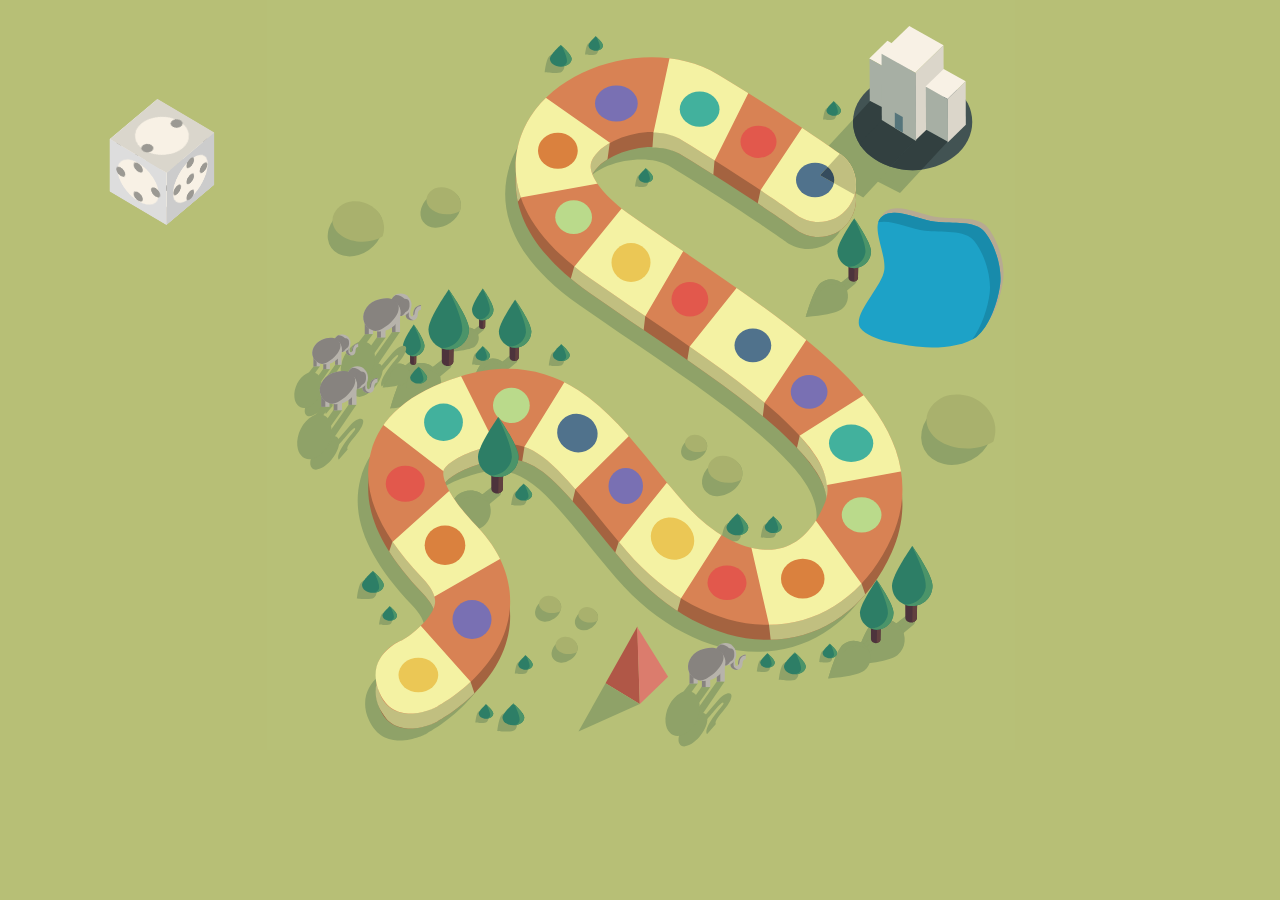
<file: Snap.svg-0.5.1/demos/animated-game/index.html>
<!doctype html>
<html lang="en">

	<head>
		<meta charset="utf-8">
	    <meta name="copyright" content="Copyright © 2013 Adobe Systems Incorporated. All rights reserved.

	 Licensed under the Apache License, Version 2.0 (the “License”);
	 you may not use this file except in compliance with the License.
	 You may obtain a copy of the License at

	 http://www.apache.org/licenses/LICENSE-2.0

	 Unless required by applicable law or agreed to in writing, software
	 distributed under the License is distributed on an “AS IS” BASIS,
	 WITHOUT WARRANTIES OR CONDITIONS OF ANY KIND, either express or implied.
	 See the License for the specific language governing permissions and
	 limitations under the License.">
	
		<title>illustration</title>
		<style>
			body{
				margin: 0;
				padding: 0;
				background: #b7bf76;
				overflow: hidden;
			}
			
			svg{
				display: block;
				margin: auto;
				-webkit-transform-origin: top center;
				-webkit-transform: scale(1.5);
				-moz-transform-origin: top center;
				-moz-transform: scale(1.5);
			}
			
			.hit-area{
				cursor: pointer;
			}
			
			.face .mouth{
				-webkit-transform-origin: 0px 4px;
				-webkit-transition: -webkit-transform .4s;
				-webkit-transform: scale(1, 0);
				-moz-transform-origin: 0px 4px;
				-moz-transition: -webkit-transform .4s;
				-moz-transform: scale(1, 0);
			}
			
			.face .eye.right{
				-webkit-transform-origin: 8px -4px;
				-moz-transform-origin: 8px -4px;
			}
			
			.face .eye.left{
				-webkit-transform-origin: -8px -4px;
				-moz-transform-origin: -8px -4px;
			}
			
			.face .eye{
				-webkit-transition: -webkit-transform .2s;
				-webkit-transform: scale(1, 0);
				-moz-transition: -webkit-transform .2s;
				-moz-transform: scale(1, 0);
			}
			
			@-webkit-keyframes breeze{
				0% {
					-webkit-transform: rotate(0deg);
				}
				50% {
					-webkit-transform: rotate(10deg);
				}
				100% {
					-webkit-transform: rotate(0deg);
				}
			}
			
			@-moz-keyframes breeze{
				0% {
					-moz-transform: rotate(0deg);
				}
				50% {
					-moz-transform: rotate(10deg);
				}
				100% {
					-moz-transform: rotate(0deg);
				}
			}
			
			@-webkit-keyframes blink{
				0% {
					-webkit-transform: scale(1, 0);
				}
				10% {
					-webkit-transform: scale(1, 1);
				}
				90% {
					-webkit-transform: scale(1, 1);
				}
				100% {
					-webkit-transform: scale(1, 0);
				}
			}
			
			@-moz-keyframes blink{
				0% {
					-moz-transform: scale(1, 0);
				}
				10% {
					-moz-transform: scale(1, 1);
				}
				90% {
					-moz-transform: scale(1, 1);
				}
				100% {
					-moz-transform: scale(1, 0);
				}
			}
			
			@-webkit-keyframes talk{
				0% {
					-webkit-transform: scale(1, 0);
				}
				50% {
					-webkit-transform: scale(1, 1);
				}
				100% {
					-webkit-transform: scale(1, 0);
				}
			}
			
			@-moz-keyframes talk{
				0% {
					-moz-transform: scale(1, 0);
				}
				50% {
					-moz-transform: scale(1, 1);
				}
				100% {
					-moz-transform: scale(1, 0);
				}
			}
			
			.tree{
				-webkit-transform-origin: 50% 100%;
				-webkit-animation: breeze 2s ease-out infinite;
				-moz-transform-origin: 50% bottom;
				/*-moz-animation: breeze 2s ease-out infinite;*/
			}
			
			.tree .face.animating .eye{
				-webkit-transform: scale(1, 1);
				-moz-transform: scale(1, 1);
			}
			
			.face.animating .eye{
				-webkit-animation: blink 5s infinite;
				-moz-animation: blink 5s infinite;
			}
			
			.face.animating .mouth{
				-webkit-animation: talk 1s infinite;
				-moz-animation: talk 1s infinite;
			}
			
			#cube-hitarea{
				position: absolute;
				top: 100px;
				left: 100px;
				width: 125px;
				height: 125px;	
				cursor: pointer;		
			}
			
			#cube{
				position: absolute;
				left: 25px;
				top: 25px;
				width: 74px;
				height: 74px;
				z-index: 100;
				backface-visibility: visible;
				pointer-events: none;
				-webkit-transform-style: preserve-3d;
				-webkit-transform-origin: center center;
				-webkit-backface-visibility: visible;
				-webkit-transform: rotateX(-45deg) rotateY(50deg);
				-webkit-transition: -webkit-transform 1s;
				-moz-transform-style: preserve-3d;
				-moz-transform-origin: center center;
				-moz-backface-visibility: visible;
				-moz-transform: rotateX(-45deg) rotateY(50deg);
				-moz-transition: -moz-transform 1s;
			}
			
			.side{
				position: absolute;
				top: 0;
				left: 0;
				width: 74px;
				height: 74px;
				pointer-events: none;
				backface-visibility: visible;
				-webkit-transform-origin: center center;
				-webkit-backface-visibility: visible;
				-moz-transform-origin: center center;
				-moz-backface-visibility: visible;
			}
			
			.side *{
				pointer-events: none;
			}
			
			#cube .side:nth-child(1) {
				-webkit-transform: translateY(37px) rotateX(90deg);
				-moz-transform: translateY(37px) rotateX(90deg);
			}
			
			#cube .side:nth-child(2) {
				-webkit-transform: translateY(-37px) rotateX(-90deg);
				-moz-transform: translateY(-37px) rotateX(-90deg);
				
			}
		
			#cube .side:nth-child(3) {				
				-webkit-transform: translateX(37px) rotateY(-90deg);
				-moz-transform: translateX(37px) rotateY(-90deg);
				
			}
			
			#cube .side:nth-child(4) {				
				-webkit-transform: translateX(-37px) rotateY(-90deg);
				-moz-transform: translateX(-37px) rotateY(-90deg);
			}
			
			#cube .side:nth-child(5) {	
				-webkit-transform: translateZ(37px) rotateZ(90deg);
				-moz-transform: translateZ(37px) rotateZ(90deg);
			}
			
			#cube .side:nth-child(6) {			
				-webkit-transform: translateZ(-37px) rotateZ(0deg);
				-moz-transform: translateZ(-37px) rotateZ(0deg);
			}
		
		</style>
	</head>
	<body>
		<svg version="1.1" xmlns="http://www.w3.org/2000/svg" xmlns:xlink="http://www.w3.org/1999/xlink" x="0px" y="0px" width="500px"
			 height="500px" viewBox="0 0 500 500" enable-background="new 0 0 500 500" xml:space="preserve">
		
		<g id="Layer_1">
			<rect x="1.103" y="-3.397" fill="#B7C077" width="498.897" height="503.397"/>
			<polygon fill="#8FA268" points="418.781,75.171 403.456,67.284 371.524,101.763 386.849,109.65 	"/>
			<polygon fill="#8FA268" points="455.281,94.171 439.956,86.284 408.024,120.763 423.349,128.65 	"/>
			<g>
				<path fill="#8FA268" d="M307.422,349.64c2.285-1.785,5.976-0.877,8.245,2.027s2.255,6.705-0.03,8.49
					c-2.285,1.785-11.397,0.436-11.397,0.436S305.137,351.425,307.422,349.64z"/>
				<path fill="#2D7E66" d="M322.176,351.605c0,2.9-3.246,5.25-7.25,5.25s-7.25-2.35-7.25-5.25c0-2.899,7.25-9.25,7.25-9.25
					S322.176,348.706,322.176,351.605z"/>
				<g>
					<path fill="#4B9469" d="M315.638,343c0.56,1.102,4.291,8.604,3.316,11.104c-0.551,1.413-1.879,2.357-3.551,2.734
						c3.781-0.179,6.774-2.45,6.774-5.233C322.176,349.266,317.461,344.685,315.638,343z"/>
					<path fill="#4B9469" d="M315.501,342.874c-0.351-0.322-0.574-0.518-0.574-0.518s-0.585,0.515-1.411,1.303
						C314.567,343.22,315.325,342.938,315.501,342.874z"/>
				</g>
			</g>
			<path fill="#B7AA92" d="M448.987,144.849c11.418,1.436,26.354-1.275,32.959,6.957c6.697,8.347,11.56,23.593,10.135,34.927
				c-1.426,11.333-7.266,28.424-15.822,34.852c-8.438,6.34-26.34,8.047-37.757,6.611c-11.418-1.436-32.753-3.982-39.358-12.215
				c-6.697-8.347,14.278-27.631,15.704-38.964c1.426-11.333-9.795-29.455-1.239-35.883
				C422.048,134.793,437.569,143.412,448.987,144.849z"/>
			<path fill="#1DA2C7" d="M446.987,147.849c11.418,1.436,26.354-1.275,32.959,6.957c6.697,8.347,11.56,23.593,10.135,34.927
				c-1.426,11.333-7.266,28.424-15.822,34.852c-8.438,6.34-26.34,8.047-37.757,6.611c-11.418-1.436-32.753-3.982-39.358-12.215
				c-6.697-8.347,14.278-27.631,15.704-38.964c1.426-11.333-9.795-29.455-1.239-35.883
				C420.048,137.793,435.569,146.412,446.987,147.849z"/>
			<path fill="#188BAB" d="M479.946,154.806c-6.605-8.232-21.542-5.521-32.959-6.957c-11.418-1.436-26.939-10.056-35.378-3.716
				c-1.42,1.067-2.287,2.462-2.765,4.089c8.765-2.002,21.436,4.406,31.143,5.627c11.418,1.436,26.354-1.275,32.959,6.957
				c6.697,8.347,11.56,23.593,10.135,34.927c-1.176,9.346-5.356,22.603-11.584,30.571c0.994-0.534,1.935-1.098,2.762-1.719
				c8.556-6.428,14.396-23.519,15.822-34.852C491.507,178.399,486.644,163.153,479.946,154.806z"/>
			<g>
				<path fill="#8FA268" d="M141.244,332.65l5.092,6.17l9.996-8.312c0.023-0.018,0.05-0.027,0.072-0.046
					c1.341-1.106,1.322-3.343-0.042-4.995s-3.556-2.095-4.896-0.988C151.261,324.648,141.244,332.65,141.244,332.65z"/>
				<path fill="#8FA268" d="M143.154,334.964l12.684-10.036c-1.354-1.194-3.192-1.423-4.372-0.449
					c-0.205,0.169-10.222,8.171-10.222,8.171L143.154,334.964z"/>
				<path fill="#8FA268" d="M128.41,330.061c5.75-4.746,14.259-3.932,19.005,1.819c4.746,5.75,3.932,14.259-1.819,19.005
					c-5.75,4.746-29.031,6.456-29.031,6.456S122.66,334.807,128.41,330.061z"/>
				<path fill="#8FA268" d="M116.565,357.341c0,0,0.07-0.005,0.176-0.014c1.86-4.138,9.678-20.974,15.261-24.357
					c6.072-3.679,13.88-1.998,17.949,3.676c-0.5-1.695-1.341-3.319-2.536-4.767c-4.746-5.75-13.255-6.565-19.005-1.819
					C122.66,334.807,116.565,357.341,116.565,357.341z"/>
			</g>
			<g>
				<g>
					<path fill="#8FA268" d="M137.623,221.277l2.694,3.265l5.289-4.398c0.012-0.009,0.026-0.015,0.038-0.024
						c0.709-0.585,0.699-1.769-0.022-2.643c-0.722-0.874-1.881-1.108-2.591-0.523C142.923,217.043,137.623,221.277,137.623,221.277z"
						/>
					<path fill="#8FA268" d="M138.633,222.501l6.711-5.31c-0.716-0.632-1.689-0.753-2.313-0.238c-0.108,0.089-5.408,4.324-5.408,4.324
						L138.633,222.501z"/>
					<path fill="#8FA268" d="M130.832,219.907c3.043-2.511,7.545-2.08,10.056,0.962c2.511,3.043,2.08,7.545-0.962,10.056
						c-3.043,2.511-15.361,3.416-15.361,3.416S127.79,222.418,130.832,219.907z"/>
					<path fill="#8FA268" d="M124.565,234.341c0,0,0.037-0.003,0.093-0.007c0.984-2.189,5.121-11.098,8.075-12.887
						c3.213-1.946,7.344-1.057,9.497,1.945c-0.264-0.897-0.709-1.756-1.342-2.522c-2.511-3.043-7.013-3.473-10.056-0.962
						C127.79,222.418,124.565,234.341,124.565,234.341z"/>
				</g>
				<g id="tree_2_" class="tree">
					<path fill="#4D333C" d="M146.93,210.747h-4.233l0.025,6.878c-0.001,0.015-0.006,0.03-0.006,0.045c0,0.92,0.919,1.665,2.052,1.665
						s2.052-0.746,2.052-1.665C146.821,217.53,146.93,210.747,146.93,210.747z"/>
					<path fill="#61403F" d="M145.342,210.747l-0.176,8.556c0.943-0.15,1.656-0.823,1.656-1.633c0-0.141,0.108-6.923,0.108-6.923
						H145.342z"/>
					<path fill="#2D7E66" d="M152.309,206.382c0,3.945-3.198,7.143-7.143,7.143c-3.945,0-7.143-3.198-7.143-7.143
						s7.143-14.021,7.143-14.021S152.309,202.437,152.309,206.382z"/>
					<path fill="#4B9469" d="M145.166,192.361c0,0-0.022,0.031-0.054,0.076c1.062,2.153,5.3,11.013,4.799,14.431
						c-0.544,3.717-3.86,6.337-7.545,6.086c0.86,0.367,1.806,0.571,2.8,0.571c3.945,0,7.143-3.198,7.143-7.143
						C152.309,202.437,145.166,192.361,145.166,192.361z"/>
				</g>
			</g>
			<g>
				<g>
					<path fill="#8FA268" d="M155.331,243.566l4.078,4.942l8.006-6.657c0.018-0.014,0.04-0.022,0.058-0.037
						c1.074-0.886,1.059-2.677-0.034-4.001c-1.092-1.323-2.848-1.678-3.922-0.792C163.354,237.157,155.331,243.566,155.331,243.566z"
						/>
					<path fill="#8FA268" d="M156.86,245.419l10.159-8.038c-1.084-0.957-2.556-1.139-3.501-0.36c-0.164,0.135-8.187,6.545-8.187,6.545
						L156.86,245.419z"/>
					<path fill="#8FA268" d="M145.052,241.492c4.606-3.801,11.42-3.149,15.221,1.457c3.801,4.606,3.149,11.42-1.457,15.221
						c-4.606,3.801-23.252,5.171-23.252,5.171S140.446,245.293,145.052,241.492z"/>
					<path fill="#8FA268" d="M135.565,263.341c0,0,0.056-0.004,0.141-0.011c1.489-3.314,7.751-16.799,12.223-19.508
						c4.863-2.946,11.117-1.6,14.376,2.944c-0.4-1.357-1.074-2.658-2.031-3.818c-3.801-4.606-10.616-5.258-15.221-1.457
						C140.446,245.293,135.565,263.341,135.565,263.341z"/>
				</g>
				<g id="tree_3_" class="tree">
					<path fill="#4D333C" d="M169.418,227.627h-6.407l0.039,10.412c-0.001,0.023-0.008,0.045-0.008,0.068
						c0,1.392,1.391,2.521,3.107,2.521s3.107-1.129,3.107-2.521C169.255,237.895,169.418,227.627,169.418,227.627z"/>
					<path fill="#61403F" d="M167.015,227.627l-0.267,12.951c1.428-0.227,2.506-1.246,2.506-2.471c0-0.213,0.164-10.48,0.164-10.48
						H167.015z"/>
					<path fill="#2D7E66" d="M177.561,221.02c0,5.971-4.841,10.812-10.812,10.812c-5.971,0-10.812-4.841-10.812-10.812
						s10.812-21.224,10.812-21.224S177.561,215.049,177.561,221.02z"/>
					<path fill="#4B9469" d="M166.749,199.796c0,0-0.033,0.046-0.081,0.116c1.608,3.258,8.022,16.671,7.265,21.844
						c-0.823,5.626-5.842,9.592-11.421,9.213c1.302,0.555,2.733,0.864,4.238,0.864c5.971,0,10.812-4.841,10.812-10.812
						C177.561,215.048,166.749,199.796,166.749,199.796z"/>
				</g>
			</g>
			<g>
				<g>
					<path fill="#8FA268" d="M108.244,247.65l5.092,6.17l9.996-8.312c0.023-0.018,0.05-0.027,0.072-0.046
						c1.341-1.106,1.322-3.343-0.042-4.995s-3.556-2.095-4.896-0.988C118.261,239.648,108.244,247.65,108.244,247.65z"/>
					<path fill="#8FA268" d="M110.154,249.964l12.684-10.036c-1.354-1.194-3.192-1.423-4.372-0.449
						c-0.205,0.169-10.222,8.171-10.222,8.171L110.154,249.964z"/>
					<path fill="#8FA268" d="M95.41,245.061c5.75-4.746,14.259-3.932,19.005,1.819c4.746,5.75,3.932,14.259-1.819,19.005
						c-5.75,4.746-29.031,6.456-29.031,6.456S89.66,249.807,95.41,245.061z"/>
					<path fill="#8FA268" d="M83.565,272.341c0,0,0.07-0.005,0.176-0.014c1.86-4.138,9.678-20.974,15.262-24.357
						c6.072-3.679,13.88-1.998,17.949,3.676c-0.5-1.695-1.341-3.319-2.536-4.767c-4.746-5.75-13.255-6.565-19.005-1.819
						C89.66,249.807,83.565,272.341,83.565,272.341z"/>
				</g>
				<g id="tree" class="tree">
					<path fill="#4D333C" d="M125.833,227.75h-8l0.048,13c-0.001,0.029-0.011,0.056-0.011,0.085c0,1.738,1.737,3.147,3.879,3.147
						s3.879-1.409,3.879-3.147C125.629,240.569,125.833,227.75,125.833,227.75z"/>
					<path fill="#61403F" d="M122.833,227.75l-0.333,16.171c1.783-0.284,3.129-1.556,3.129-3.086c0-0.266,0.204-13.085,0.204-13.085
						H122.833z"/>
					<path fill="#2D7E66" d="M136,219.5c0,7.456-6.044,13.5-13.5,13.5s-13.5-6.044-13.5-13.5s13.5-26.5,13.5-26.5
						S136,212.044,136,219.5z"/>
					<path fill="#4B9469" d="M122.5,193c0,0-0.041,0.058-0.101,0.144c2.008,4.068,10.016,20.815,9.071,27.274
						c-1.028,7.025-7.295,11.977-14.26,11.503c1.625,0.693,3.413,1.078,5.291,1.078c7.456,0,13.5-6.044,13.5-13.5
						C136,212.044,122.5,193,122.5,193z"/>
				</g>
			</g>
			<g>
				<path fill="#8FA268" d="M107.995,488.935c0,0-27.495,15.065-38.495-8.435s14.505-35.435,14.505-35.435l-0.12,0.066
					c8.25-4.635,21.086-15.728,22.441-24.818c0.706-4.742-2.117-10.473-8.392-17.033c-29.661-31.009-40.896-58.425-34.35-83.813
					c5.938-23.025,25.774-39.959,58.958-50.329c29.623-9.256,55.577-6.308,79.346,9.018c19.332,12.465,34.375,31.005,51.794,52.473
					c5.819,7.172,11.837,14.588,18.272,22.071c19.028,22.127,42.605,34.183,61.514,31.455c13.414-1.932,24.096-11.502,31.747-28.444
					c9.5-21.035-10.042-41.312-19.434-51.055c-23.146-24.015-60.765-49.642-100.592-76.773c-11.578-7.887-23.55-16.042-35.499-24.381
					c-70.021-48.869-47.963-94.971-39.535-107.937c24.343-37.448,86.145-51.298,124.771-27.962
					c48.298,29.18,80.323,52.135,81.663,53.098c11.212,8.058,13.768,23.68,5.71,34.891c-8.059,11.21-23.676,13.767-34.889,5.712l0,0
					c-0.312-0.225-31.873-22.831-78.34-50.905c-14.191-8.572-46.646-3.502-56.994,12.417c-2.279,3.506-2.561,6.683-0.974,10.966
					c1.817,4.903,7.769,15.154,27.204,28.718c11.716,8.177,23.57,16.252,35.033,24.061c42.021,28.626,81.712,55.665,108.441,83.397
					c15.897,16.493,26.271,32.227,31.712,48.098c6.755,19.703,5.844,39.296-2.71,58.235c-14.717,32.586-39.643,52.955-70.188,57.354
					c-4.11,0.592-8.272,0.884-12.457,0.884c-32.675,0.002-67.042-17.771-94.094-49.228c-6.902-8.025-13.149-15.725-19.19-23.17
					c-33.405-41.169-46.527-54.919-77.399-45.269c-18.515,5.786-24.713,12.207-25.456,15.09c-1.033,4.008,2.451,16.261,22.065,36.768
					c21.94,22.938,23.89,44.913,21.661,59.309C150.006,464.983,112.278,486.592,107.995,488.935z"/>
			</g>
			<polygon fill="#8FA268" points="444.031,82.921 421.206,70.034 376.024,118.763 398.849,131.65 	"/>
			<ellipse fill="#425353" cx="431.75" cy="81.25" rx="39.75" ry="32.25"/>
			<g>
				<path fill="#A46340" d="M114.994,480.935c0,0-29.994,15.565-38.994-9.935s15.006-33.935,15.006-33.935l-0.122,0.065
					c8.25-4.634,21.087-15.728,22.441-24.818c0.706-4.74-2.116-10.472-8.391-17.031c-29.663-31.01-40.897-58.425-34.35-83.815
					c5.938-23.025,25.775-39.956,58.959-50.328c29.623-9.255,55.578-6.306,79.344,9.019c19.334,12.463,34.375,31.003,51.794,52.472
					c5.821,7.172,11.837,14.588,18.271,22.072c19.032,22.125,42.604,34.183,61.516,31.456c13.416-1.935,24.097-11.503,31.747-28.447
					c3.084-6.828,9.5-21.034-19.435-51.053c-23.146-24.016-60.763-49.644-100.591-76.775c-11.578-7.884-23.55-16.041-35.5-24.381
					c-70.019-48.869-47.962-94.972-39.534-107.938c24.345-37.447,86.149-51.296,124.771-27.959
					c48.297,29.178,80.322,52.134,81.663,53.097c11.212,8.059,13.769,23.678,5.709,34.891c-8.059,11.21-23.673,13.767-34.887,5.712
					l-0.001,0c-0.312-0.225-31.871-22.832-78.34-50.906c-16.629-10.045-48.164-1.173-56.994,12.418
					c-2.278,3.506-2.562,6.682-0.975,10.966c1.819,4.903,7.769,15.153,27.207,28.719c11.716,8.175,23.568,16.25,35.031,24.06
					c42.021,28.625,81.712,55.666,108.44,83.396c15.896,16.494,26.271,32.229,31.713,48.101c6.756,19.699,5.844,39.293-2.71,58.234
					c-14.716,32.584-39.644,52.953-70.188,57.353c-36.207,5.218-76.034-12.859-106.55-48.344c-6.903-8.024-13.15-15.725-19.19-23.169
					c-33.406-41.168-46.527-54.915-77.4-45.269c-18.516,5.784-24.712,12.206-25.456,15.091c-1.031,4.006,2.453,16.26,22.065,36.766
					c21.941,22.938,23.891,44.912,21.663,59.31C157.006,456.984,119.278,478.591,114.994,480.935z"/>
			</g>
			<g>
				<polygon fill="#F8F1E5" points="417.514,47.235 402.848,38.955 414.939,27.215 429.606,35.495 		"/>
				<polygon fill="#DBD6CA" points="417.514,47.235 417.626,76.223 429.718,64.483 429.606,35.495 		"/>
				<polygon fill="#A7AFA4" points="417.835,75.829 403.169,67.548 403.052,39.102 417.719,47.382 		"/>
			</g>
			<defs>
				<filter id="Adobe_OpacityMaskFilter" filterUnits="userSpaceOnUse" x="68.781" y="48.158" width="356.179" height="437.532">
					<feColorMatrix  type="matrix" values="1 0 0 0 0  0 1 0 0 0  0 0 1 0 0  0 0 0 1 0"/>
				</filter>
			</defs>
			<mask maskUnits="userSpaceOnUse" x="68.781" y="48.158" width="356.179" height="437.532" id="SVGID_1_">
				<g filter="url(#Adobe_OpacityMaskFilter)">
					<g>
						<g>
							<polygon fill="#FFFFFF" points="369.002,174.823 349.888,155.712 327.395,140.715 330.333,127 360.675,90.792 388.113,109.084 
								411.425,132.396 					"/>
						</g>
						<g>
							<path fill="#FFFFFF" d="M338,434.397l-2-17.731l-12-43.269l24.601-5.638L365,353.397L397.667,389l6.268,18.175l-25.173,12.585
								L338,434.397z M109,409.397l-8.039-11.622l-0.527-0.589l-20.069-22.296L85,361l39.965-26.248l19.513,21.686l20.695,20.695
								L109,409.397z M272.573,415.756l-20.044-20.047l-22.137-17.711L236,360.647l31.873-29.499l24.738,19.792L306,363.397
								l-28.5,34.75L272.573,415.756z M371,333.397l-17-32l2.5-11.064l49.908-22.089l26.842,53.685L371,333.397z M204,338.397
								l-17.119-16.618l-0.7-0.639L171,310.397l2-12.731l31.342-41.103l21.523,19.565l22.677,18.143L207,326L204,338.397z
								 M124,327.397l-8.667-11.064l-43.102-28.743l26.289-19.116l29.05-14.526L154,296.667l0.404,10.951l-24.617,12.307L124,327.397z
								 M331.55,280.052l-26.058-17.373l-1.019-0.812l-23.424-18.742l1.95-11.958l35.531-34.896l22.426,17.942l23.878,15.916
								L333,268.333L331.55,280.052z M252.135,222.594l-27.238-15.888L202,192.397l4.167-14.731L241,144.397l16.76,12.017
								l24.605,14.354L253.5,210.833L252.135,222.594z M224,131.397l-53.333,0.103L163,142.397l7.215-53.596l0.489-0.834L177,67.397
								l52.833,27.769l-1.833,13.5l-5.011,8.749L224,131.397z M298.7,118.625L258,102.397l1-14.064l12.851-50.216l53.665,26.831
								L299.667,107L298.7,118.625z"/>
						</g>
						<g>
							<polygon fill="#FFFFFF" points="94.679,500 61.398,450.077 89.706,431.204 101,423.397 137,454.333 142,469.397 
								116.301,485.584 					"/>
						</g>
					</g>
				</g>
			</mask>
			<g mask="url(#SVGID_1_)">
				<path fill="#C1BF80" d="M114.995,480.935c0,0-27.495,15.065-38.495-8.435s14.505-35.435,14.505-35.435l-0.12,0.066
					c8.25-4.635,21.086-15.728,22.441-24.818c0.706-4.742-2.117-10.473-8.392-17.033c-29.661-31.009-40.896-58.425-34.35-83.813
					c5.938-23.025,25.774-39.959,58.958-50.329c29.623-9.256,55.577-6.308,79.346,9.018c19.332,12.465,34.375,31.005,51.794,52.473
					c5.819,7.172,11.837,14.588,18.272,22.071c19.028,22.127,42.605,34.183,61.514,31.455c13.414-1.932,24.096-11.502,31.747-28.444
					c9.5-21.035-10.042-41.312-19.434-51.055c-23.146-24.015-60.765-49.642-100.592-76.773c-11.578-7.887-23.55-16.042-35.499-24.381
					c-70.021-48.869-47.963-94.971-39.535-107.937c24.343-37.448,86.145-51.298,124.771-27.962
					c48.298,29.18,80.323,52.135,81.663,53.098c11.212,8.058,13.768,23.68,5.71,34.891c-8.059,11.21-23.676,13.767-34.889,5.712l0,0
					c-0.312-0.225-31.873-22.831-78.34-50.905c-14.191-8.572-46.646-3.502-56.994,12.417c-2.279,3.506-2.561,6.683-0.974,10.966
					c1.817,4.903,7.769,15.154,27.204,28.718c11.716,8.177,23.57,16.252,35.033,24.061c42.021,28.626,81.712,55.665,108.441,83.397
					c15.897,16.493,26.271,32.227,31.712,48.098c6.755,19.703,5.844,39.296-2.71,58.235c-14.717,32.586-39.643,52.955-70.188,57.354
					c-4.11,0.592-8.272,0.884-12.457,0.884c-32.675,0.002-67.042-17.771-94.094-49.228c-6.902-8.025-13.149-15.725-19.19-23.17
					c-33.405-41.169-46.527-54.919-77.399-45.269c-18.515,5.786-24.713,12.207-25.456,15.09c-1.033,4.008,2.451,16.261,22.065,36.768
					c21.94,22.938,23.89,44.913,21.661,59.309C157.006,456.983,119.278,478.592,114.995,480.935z"/>
			</g>
			<g>
				<g>
					<path fill="#D88254" d="M114.994,470.935c0,0-29.994,15.565-38.994-9.935s15.006-33.935,15.006-33.935l-0.122,0.065
						c8.25-4.634,21.087-15.728,22.441-24.818c0.706-4.74-2.116-10.472-8.391-17.031c-29.663-31.01-40.897-58.425-34.35-83.815
						c5.938-23.025,25.775-39.956,58.959-50.328c29.623-9.255,55.578-6.306,79.344,9.019c19.334,12.463,34.375,31.003,51.794,52.472
						c5.821,7.172,11.837,14.588,18.271,22.072c19.032,22.125,42.604,34.183,61.516,31.456c13.416-1.935,24.097-11.503,31.747-28.447
						c3.084-6.828,9.5-21.034-19.435-51.053c-23.146-24.016-60.763-49.644-100.591-76.775c-11.578-7.884-23.55-16.041-35.5-24.381
						c-70.019-48.869-47.962-94.972-39.534-107.938c24.345-37.447,86.149-51.296,124.771-27.959
						c48.297,29.178,80.322,52.134,81.663,53.097c11.212,8.059,13.769,23.678,5.709,34.891c-8.059,11.21-23.673,13.767-34.887,5.712
						l-0.001,0c-0.312-0.225-31.871-22.832-78.34-50.906c-16.629-10.045-48.164-1.173-56.994,12.418
						c-2.278,3.506-2.562,6.682-0.975,10.966c1.819,4.903,7.769,15.153,27.207,28.719c11.716,8.175,23.568,16.25,35.031,24.06
						c42.021,28.625,81.712,55.666,108.44,83.396c15.896,16.494,26.271,32.229,31.713,48.101c6.756,19.699,5.844,39.293-2.71,58.234
						c-14.716,32.584-39.644,52.953-70.188,57.353c-36.207,5.218-76.034-12.859-106.55-48.344c-6.903-8.024-13.15-15.725-19.19-23.169
						c-33.406-41.168-46.527-54.915-77.4-45.269c-18.516,5.784-24.712,12.206-25.456,15.091c-1.031,4.006,2.453,16.26,22.065,36.766
						c21.941,22.938,23.891,44.912,21.663,59.31C157.006,446.984,119.278,468.591,114.994,470.935z"/>
				</g>
				<defs>
					<filter id="Adobe_OpacityMaskFilter_1_" filterUnits="userSpaceOnUse" x="68.781" y="38.158" width="356.179" height="437.525">
						<feColorMatrix  type="matrix" values="1 0 0 0 0  0 1 0 0 0  0 0 1 0 0  0 0 0 1 0"/>
					</filter>
				</defs>
				<mask maskUnits="userSpaceOnUse" x="68.781" y="38.158" width="356.179" height="437.525" id="SVGID_2_">
					<g filter="url(#Adobe_OpacityMaskFilter_1_)">
						<g>
							<g>
								<polygon fill="#FFFFFF" points="369.002,165.425 349.888,146.314 327.395,131.318 360.675,81.395 388.113,99.687 
									411.425,122.999 						"/>
							</g>
							<g>
								<path fill="#FFFFFF" d="M338,425l-14-61l24.601-5.638L365,344l38.935,53.777l-25.173,12.585L338,425z M109,400l-8.039-11.622
									l-0.527-0.589l-20.069-22.296l44.6-40.139l19.513,21.686l20.695,20.695L109,400z M272.573,406.358l-20.044-20.047
									l-22.137-17.711l37.48-46.85l24.738,19.792L306,354L272.573,406.358z M371,324l-17-32l52.408-33.153l26.842,53.685L371,324z
									 M204,329l-17.119-16.618l-0.7-0.639L171,301l33.342-53.834l21.523,19.565l22.677,18.143L204,329z M124,318l-51.769-39.807
									l26.289-19.116l29.05-14.526l26.834,53.669l-24.617,12.307L124,318z M331.55,270.654l-26.058-17.373l-1.019-0.812
									l-23.424-18.742l37.481-46.854l22.426,17.942l23.878,15.916L331.55,270.654z M252.135,213.197l-27.238-15.888L202,183l39-48
									l16.76,12.017l24.605,14.354L252.135,213.197z M224,122l-61,11l7.215-53.596l0.489-0.834L177,58l57,40l-11.011,10.019L224,122
									z M298.7,109.228L258,93l13.851-64.28l53.665,26.831L298.7,109.228z"/>
							</g>
							<g>
								<polygon fill="#FFFFFF" points="94.679,490.603 61.398,440.68 89.706,421.807 101,414 142,460 116.301,476.187 						"/>
							</g>
						</g>
					</g>
				</mask>
				<g mask="url(#SVGID_2_)">
					<path fill="#F4F2A3" d="M114.995,470.935c0,0-27.995,15.399-38.662-9.268C65.667,437,91.005,427.065,91.005,427.065l-0.12,0.066
						c8.25-4.635,21.086-15.728,22.441-24.818c0.706-4.742-2.117-10.473-8.392-17.033c-29.661-31.009-40.896-58.425-34.35-83.813
						c5.938-23.025,25.774-39.959,58.958-50.329c29.623-9.256,55.577-6.308,79.346,9.018c19.332,12.465,34.375,31.005,51.794,52.473
						c5.819,7.172,11.837,14.588,18.272,22.071c19.028,22.127,42.605,34.183,61.514,31.455c13.414-1.932,24.096-11.502,31.747-28.444
						c9.5-21.035-10.042-41.312-19.434-51.055c-23.146-24.015-60.765-49.642-100.592-76.773c-11.578-7.887-23.55-16.042-35.499-24.381
						c-70.021-48.869-47.963-94.971-39.535-107.937c24.343-37.448,86.145-51.298,124.771-27.962
						c48.298,29.18,80.323,52.135,81.663,53.098c11.212,8.058,13.768,23.68,5.71,34.891c-8.059,11.21-23.676,13.767-34.889,5.712l0,0
						c-0.312-0.225-31.873-22.831-78.34-50.905c-14.191-8.572-46.646-3.502-56.994,12.417c-2.279,3.506-2.561,6.683-0.974,10.966
						c1.817,4.903,7.769,15.154,27.204,28.718c11.716,8.177,23.57,16.252,35.033,24.061c42.021,28.626,81.712,55.665,108.441,83.397
						c15.897,16.493,26.271,32.227,31.712,48.098c6.755,19.703,5.844,39.296-2.71,58.235c-14.717,32.586-39.643,52.955-70.188,57.354
						c-4.11,0.592-8.272,0.884-12.457,0.884c-32.675,0.002-67.042-17.771-94.094-49.228c-6.902-8.025-13.149-15.725-19.19-23.17
						c-33.405-41.169-46.527-54.919-77.399-45.269c-18.515,5.786-24.713,12.207-25.456,15.09c-1.033,4.008,2.451,16.261,22.065,36.768
						c21.94,22.938,23.89,44.913,21.661,59.309C157.006,446.983,119.278,468.592,114.995,470.935z"/>
				</g>
			</g>
			<g id="dots">
				<ellipse fill="#50728C" cx="366.75" cy="120" rx="12.75" ry="11.5"/>
				<ellipse fill="#BADA8B" cx="164.25" cy="270.25" rx="12.25" ry="11.75"/>
				<ellipse fill="#7970B3" cx="362.75" cy="261.25" rx="12.25" ry="11.25"/>
				<ellipse fill="#42B19D" cx="390.75" cy="295.5" rx="14.75" ry="12.5"/>
				<ellipse fill="#DA813E" cx="120" cy="363.5" rx="13.545" ry="13.122"/>
				<ellipse fill="#42B19D" cx="119" cy="281.5" rx="12.928" ry="12.524"/>
				<ellipse transform="matrix(0.9297 0.3683 -0.3683 0.9297 120.9971 -56.4044)" fill="#50728C" cx="208.25" cy="288.75" rx="13.608" ry="12.715"/>
				<ellipse transform="matrix(0.7964 0.6048 -0.6048 0.7964 272.4656 -91.1952)" fill="#EBC755" cx="271.674" cy="359.063" rx="15.027" ry="13.5"/>
				<ellipse fill="#DA813E" cx="358.5" cy="385.75" rx="14.5" ry="13.25"/>
				<circle fill="#7970B3" cx="138" cy="413" r="13"/>
				<ellipse fill="#E2584C" cx="93.5" cy="322.5" rx="13" ry="12"/>
				<ellipse fill="#7970B3" cx="240.5" cy="324" rx="11.5" ry="12"/>
				<ellipse fill="#E2584C" cx="308" cy="388.5" rx="13" ry="11.5"/>
				<ellipse fill="#BADA8B" cx="397.75" cy="343.25" rx="13.25" ry="11.75"/>
				<ellipse fill="#E2584C" cx="283.25" cy="199.5" rx="12.25" ry="11.5"/>
				<ellipse fill="#50728C" cx="325.25" cy="230.25" rx="12.25" ry="11.25"/>
				<circle fill="#EBC755" cx="244" cy="175" r="13"/>
				<ellipse fill="#BADA8B" cx="205.75" cy="144.75" rx="12.25" ry="11.25"/>
				<ellipse fill="#DA813E" cx="195.25" cy="100.5" rx="13.25" ry="12"/>
				<ellipse fill="#7970B3" cx="234.25" cy="69" rx="14.25" ry="12"/>
				<ellipse fill="#42B19D" cx="289.75" cy="72.75" rx="13.25" ry="11.75"/>
				<ellipse fill="#E2584C" cx="329" cy="94.5" rx="12" ry="10.75"/>
				<ellipse fill="#EBC755" cx="102.25" cy="450" rx="13.25" ry="11.5"/>
			</g>
			<g id="tree_6_" class="tree">
				<g>
					<path fill="#4D333C" d="M158.833,312.75h-8l0.048,13c-0.001,0.029-0.011,0.056-0.011,0.085c0,1.738,1.737,3.147,3.879,3.147
						s3.879-1.409,3.879-3.147C158.629,325.569,158.833,312.75,158.833,312.75z"/>
					<path fill="#61403F" d="M155.833,312.75l-0.333,16.171c1.783-0.284,3.129-1.556,3.129-3.086c0-0.266,0.204-13.085,0.204-13.085
						H155.833z"/>
					<path fill="#2D7E66" d="M169,304.5c0,7.456-6.044,13.5-13.5,13.5s-13.5-6.044-13.5-13.5s13.5-26.5,13.5-26.5
						S169,297.044,169,304.5z"/>
					<path fill="#4B9469" d="M155.5,278c0,0-0.041,0.058-0.101,0.144c2.008,4.068,10.016,20.815,9.071,27.274
						c-1.028,7.025-7.295,11.977-14.26,11.503c1.625,0.693,3.413,1.078,5.291,1.078c7.456,0,13.5-6.044,13.5-13.5
						C169,297.044,155.5,278,155.5,278z"/>
				</g>
			</g>
			<g>
				<defs>
					<ellipse id="SVGID_3_" cx="431.75" cy="81.25" rx="39.75" ry="32.25"/>
				</defs>
				<clipPath id="SVGID_4_">
					<use xlink:href="#SVGID_3_"  overflow="visible"/>
				</clipPath>
				<polygon clip-path="url(#SVGID_4_)" fill="#324040" points="418.781,75.171 403.456,67.284 371.524,101.763 386.849,109.65 		"/>
				<polygon clip-path="url(#SVGID_4_)" fill="#324040" points="434.031,92.921 411.206,80.034 389.024,103.763 411.849,116.65 		"/>
				<polygon clip-path="url(#SVGID_4_)" fill="#324040" points="455.281,94.171 439.956,86.284 408.024,120.763 423.349,128.65 		"/>
			</g>
			<g>
				<g>
					<path fill="#8FA268" d="M417.244,418.65l5.092,6.17l9.996-8.312c0.023-0.018,0.05-0.027,0.072-0.046
						c1.341-1.106,1.322-3.343-0.042-4.995c-1.364-1.652-3.556-2.095-4.896-0.988C427.261,410.648,417.244,418.65,417.244,418.65z"/>
					<path fill="#8FA268" d="M419.154,420.964l12.684-10.036c-1.354-1.194-3.192-1.423-4.372-0.449
						c-0.205,0.169-10.222,8.171-10.222,8.171L419.154,420.964z"/>
					<path fill="#8FA268" d="M404.41,416.061c5.75-4.746,14.259-3.932,19.005,1.819c4.746,5.75,3.932,14.259-1.819,19.005
						c-5.75,4.746-29.031,6.456-29.031,6.456S398.66,420.807,404.41,416.061z"/>
					<path fill="#8FA268" d="M392.565,443.341c0,0,0.07-0.005,0.176-0.014c1.86-4.138,9.678-20.974,15.262-24.357
						c6.072-3.679,13.88-1.998,17.949,3.676c-0.5-1.695-1.341-3.319-2.536-4.767c-4.746-5.75-13.255-6.565-19.005-1.819
						C398.66,420.807,392.565,443.341,392.565,443.341z"/>
				</g>
				<g id="tree_4_" class="tree">
					<path fill="#4D333C" d="M434.833,398.75h-8l0.048,13c-0.001,0.029-0.011,0.056-0.011,0.085c0,1.738,1.737,3.147,3.879,3.147
						s3.879-1.409,3.879-3.147C434.629,411.569,434.833,398.75,434.833,398.75z"/>
					<path fill="#61403F" d="M431.833,398.75l-0.333,16.171c1.783-0.284,3.129-1.556,3.129-3.086c0-0.266,0.204-13.085,0.204-13.085
						H431.833z"/>
					<path fill="#2D7E66" d="M445,390.5c0,7.456-6.044,13.5-13.5,13.5s-13.5-6.044-13.5-13.5s13.5-26.5,13.5-26.5
						S445,383.044,445,390.5z"/>
					<path fill="#4B9469" d="M431.5,364c0,0-0.041,0.058-0.101,0.144c2.008,4.068,10.016,20.815,9.071,27.274
						c-1.028,7.025-7.295,11.977-14.26,11.503c1.625,0.693,3.413,1.078,5.291,1.078c7.456,0,13.5-6.044,13.5-13.5
						C445,383.044,431.5,364,431.5,364z"/>
				</g>
			</g>
			<g>
				<g>
					<path fill="#8FA268" d="M91.623,245.277l2.694,3.265l5.289-4.398c0.012-0.009,0.026-0.015,0.038-0.024
						c0.709-0.585,0.699-1.769-0.022-2.643c-0.722-0.874-1.881-1.108-2.591-0.523C96.923,241.043,91.623,245.277,91.623,245.277z"/>
					<path fill="#8FA268" d="M92.633,246.501l6.711-5.31c-0.716-0.632-1.689-0.753-2.313-0.238c-0.108,0.089-5.408,4.324-5.408,4.324
						L92.633,246.501z"/>
					<path fill="#8FA268" d="M84.832,243.907c3.043-2.511,7.545-2.08,10.056,0.962c2.511,3.043,2.08,7.545-0.962,10.056
						c-3.043,2.511-15.361,3.416-15.361,3.416S81.79,246.418,84.832,243.907z"/>
					<path fill="#8FA268" d="M78.565,258.341c0,0,0.037-0.003,0.093-0.007c0.984-2.19,5.121-11.098,8.075-12.887
						c3.213-1.946,7.344-1.057,9.497,1.945c-0.264-0.897-0.709-1.756-1.342-2.522c-2.511-3.043-7.013-3.473-10.056-0.962
						C81.79,246.418,78.565,258.341,78.565,258.341z"/>
				</g>
				<g id="tree_1_" class="tree">
					<path fill="#4D333C" d="M100.93,234.747h-4.233l0.025,6.878c-0.001,0.015-0.006,0.03-0.006,0.045c0,0.92,0.919,1.665,2.052,1.665
						c1.134,0,2.052-0.746,2.052-1.665C100.821,241.53,100.93,234.747,100.93,234.747z"/>
					<path fill="#61403F" d="M99.342,234.747l-0.176,8.556c0.943-0.15,1.656-0.823,1.656-1.633c0-0.141,0.108-6.923,0.108-6.923
						H99.342z"/>
					<path fill="#2D7E66" d="M106.309,230.382c0,3.945-3.198,7.143-7.143,7.143c-3.945,0-7.143-3.198-7.143-7.143
						s7.143-14.021,7.143-14.021S106.309,226.437,106.309,230.382z"/>
					<path fill="#4B9469" d="M99.166,216.361c0,0-0.022,0.031-0.054,0.076c1.062,2.153,5.3,11.013,4.799,14.431
						c-0.544,3.717-3.86,6.337-7.545,6.086c0.86,0.367,1.806,0.571,2.8,0.571c3.945,0,7.143-3.198,7.143-7.143
						C106.309,226.437,99.166,216.361,99.166,216.361z"/>
				</g>
			</g>
			<g>
				<g>
					<path fill="#8FA268" d="M396.008,431.888l4.218,5.111l8.28-6.885c0.019-0.015,0.041-0.023,0.06-0.038
						c1.11-0.916,1.095-2.769-0.035-4.138s-2.946-1.735-4.056-0.819C404.306,425.26,396.008,431.888,396.008,431.888z"/>
					<path fill="#8FA268" d="M397.59,433.805l10.507-8.313c-1.121-0.989-2.644-1.179-3.621-0.372c-0.17,0.14-8.467,6.769-8.467,6.769
						L397.59,433.805z"/>
					<path fill="#8FA268" d="M385.377,429.743c4.763-3.931,11.812-3.257,15.743,1.507s3.257,11.812-1.507,15.743
						c-4.763,3.931-24.048,5.348-24.048,5.348S380.614,433.674,385.377,429.743z"/>
					<path fill="#8FA268" d="M375.565,452.341c0,0,0.058-0.004,0.146-0.011c1.54-3.428,8.017-17.374,12.642-20.176
						c5.03-3.047,11.498-1.655,14.868,3.045c-0.414-1.404-1.111-2.749-2.101-3.949c-3.931-4.763-10.98-5.438-15.743-1.507
						C380.614,433.674,375.565,452.341,375.565,452.341z"/>
				</g>
				<g id="tree_5_" class="tree">
					<path fill="#4D333C" d="M410.578,415.404h-6.627l0.04,10.769c-0.001,0.024-0.009,0.046-0.009,0.07
						c0,1.44,1.439,2.607,3.213,2.607s3.213-1.167,3.213-2.607C410.409,426.023,410.578,415.404,410.578,415.404z"/>
					<path fill="#61403F" d="M408.093,415.404l-0.276,13.395c1.477-0.235,2.592-1.289,2.592-2.556c0-0.22,0.169-10.839,0.169-10.839
						H408.093z"/>
					<path fill="#2D7E66" d="M419,408.57c0,6.176-5.007,11.183-11.183,11.183s-11.183-5.007-11.183-11.183
						s11.183-21.952,11.183-21.952S419,402.394,419,408.57z"/>
					<path fill="#4B9469" d="M407.817,386.618c0,0-0.034,0.048-0.084,0.119c1.663,3.37,8.297,17.242,7.514,22.593
						c-0.852,5.819-6.043,9.921-11.813,9.529c1.346,0.574,2.827,0.893,4.383,0.893c6.176,0,11.183-5.007,11.183-11.183
						C419,402.393,407.817,386.618,407.817,386.618z"/>
				</g>
			</g>
			<g>
				<path fill="#8FA268" d="M345.746,442.285c2.285-1.785,5.976-0.877,8.245,2.027s2.255,6.705-0.03,8.49
					c-2.285,1.785-11.397,0.436-11.397,0.436S343.461,444.069,345.746,442.285z"/>
				<path fill="#2D7E66" d="M360.5,444.25c0,2.9-3.246,5.25-7.25,5.25s-7.25-2.35-7.25-5.25s7.25-9.25,7.25-9.25
					S360.5,441.35,360.5,444.25z"/>
				<g>
					<path fill="#4B9469" d="M353.961,435.645c0.56,1.102,4.291,8.604,3.316,11.104c-0.551,1.413-1.879,2.357-3.551,2.734
						c3.781-0.179,6.774-2.45,6.774-5.233C360.5,441.911,355.785,437.329,353.961,435.645z"/>
					<path fill="#4B9469" d="M353.824,435.518c-0.351-0.322-0.574-0.518-0.574-0.518s-0.585,0.515-1.411,1.303
						C352.891,435.865,353.649,435.583,353.824,435.518z"/>
				</g>
			</g>
			<g>
				<defs>
					<path id="SVGID_5_" d="M114.995,470.935c0,0-27.995,15.399-38.662-9.268C65.667,437,91.005,427.065,91.005,427.065l-0.12,0.066
						c8.25-4.635,21.086-15.728,22.441-24.818c0.706-4.742-2.117-10.473-8.392-17.033c-29.661-31.009-40.896-58.425-34.35-83.813
						c5.938-23.025,25.774-39.959,58.958-50.329c29.623-9.256,55.577-6.308,79.346,9.018c19.332,12.465,34.375,31.005,51.794,52.473
						c5.819,7.172,11.837,14.588,18.272,22.071c19.028,22.127,42.605,34.183,61.514,31.455c13.414-1.932,24.096-11.502,31.747-28.444
						c9.5-21.035-10.042-41.312-19.434-51.055c-23.146-24.015-60.765-49.642-100.592-76.773c-11.578-7.887-23.55-16.042-35.499-24.381
						c-70.021-48.869-47.963-94.971-39.535-107.937c24.343-37.448,86.145-51.298,124.771-27.962
						c48.298,29.18,80.323,52.135,81.663,53.098c11.212,8.058,13.768,23.68,5.71,34.891c-8.059,11.21-23.676,13.767-34.889,5.712l0,0
						c-0.312-0.225-31.873-22.831-78.34-50.905c-14.191-8.572-46.646-3.502-56.994,12.417c-2.279,3.506-2.561,6.683-0.974,10.966
						c1.817,4.903,7.769,15.154,27.204,28.718c11.716,8.177,23.57,16.252,35.033,24.061c42.021,28.626,81.712,55.665,108.441,83.397
						c15.897,16.493,26.271,32.227,31.712,48.098c6.755,19.703,5.844,39.296-2.71,58.235c-14.717,32.586-39.643,52.955-70.188,57.354
						c-4.11,0.592-8.272,0.884-12.457,0.884c-32.675,0.002-67.042-17.771-94.094-49.228c-6.902-8.025-13.149-15.725-19.19-23.17
						c-33.405-41.169-46.527-54.919-77.399-45.269c-18.515,5.786-24.713,12.207-25.456,15.09c-1.033,4.008,2.451,16.261,22.065,36.768
						c21.94,22.938,23.89,44.913,21.661,59.309C157.006,446.983,119.278,468.592,114.995,470.935z"/>
				</defs>
				<clipPath id="SVGID_6_">
					<use xlink:href="#SVGID_5_"  overflow="visible"/>
				</clipPath>
				<polygon clip-path="url(#SVGID_6_)" fill="#C1BF80" points="438.031,80.921 415.206,68.034 370.024,116.763 392.849,129.65 		"/>
			</g>
			<g>
				<path fill="#8FA268" d="M330.006,440.356c1.521-1.188,3.977-0.584,5.487,1.349s1.501,4.462-0.02,5.65s-7.585,0.29-7.585,0.29
					S328.485,441.544,330.006,440.356z"/>
				<path fill="#2D7E66" d="M339.825,441.664c0,1.93-2.16,3.494-4.825,3.494s-4.825-1.564-4.825-3.494c0-1.93,4.825-6.156,4.825-6.156
					S339.825,439.735,339.825,441.664z"/>
				<g>
					<path fill="#4B9469" d="M335.473,435.937c0.373,0.733,2.856,5.726,2.207,7.39c-0.367,0.94-1.25,1.569-2.363,1.819
						c2.516-0.119,4.508-1.63,4.508-3.482C339.825,440.107,336.687,437.059,335.473,435.937z"/>
					<path fill="#4B9469" d="M335.382,435.854c-0.234-0.214-0.382-0.345-0.382-0.345s-0.389,0.342-0.939,0.867
						C334.761,436.084,335.265,435.896,335.382,435.854z"/>
				</g>
			</g>
			<g>
				<path fill="#8FA268" d="M191.694,235.081c1.775-1.387,4.644-0.682,6.406,1.575c1.763,2.256,1.752,5.21-0.023,6.597
					c-1.775,1.387-8.855,0.338-8.855,0.338S189.919,236.467,191.694,235.081z"/>
				<path fill="#2D7E66" d="M203.158,236.608c0,2.253-2.522,4.079-5.633,4.079c-3.111,0-5.633-1.826-5.633-4.079
					s5.633-7.187,5.633-7.187S203.158,234.355,203.158,236.608z"/>
				<g>
					<path fill="#4B9469" d="M198.078,229.921c0.435,0.856,3.334,6.685,2.576,8.628c-0.428,1.098-1.46,1.832-2.759,2.124
						c2.938-0.139,5.263-1.903,5.263-4.066C203.158,234.79,199.494,231.23,198.078,229.921z"/>
					<path fill="#4B9469" d="M197.971,229.823c-0.273-0.25-0.446-0.403-0.446-0.403s-0.454,0.4-1.097,1.013
						C197.246,230.093,197.835,229.873,197.971,229.823z"/>
				</g>
			</g>
			<g>
				<path fill="#8FA268" d="M96.594,250.092c1.775-1.387,4.644-0.682,6.406,1.575c1.763,2.256,1.752,5.21-0.023,6.597
					c-1.775,1.387-8.855,0.338-8.855,0.338S94.818,251.479,96.594,250.092z"/>
				<path fill="#2D7E66" d="M108.058,251.619c0,2.253-2.522,4.079-5.633,4.079s-5.633-1.826-5.633-4.079s5.633-7.187,5.633-7.187
					S108.058,249.366,108.058,251.619z"/>
				<g>
					<path fill="#4B9469" d="M102.977,244.933c0.435,0.856,3.334,6.685,2.576,8.628c-0.428,1.098-1.46,1.832-2.759,2.124
						c2.938-0.139,5.263-1.903,5.263-4.066C108.058,249.801,104.394,246.242,102.977,244.933z"/>
					<path fill="#4B9469" d="M102.871,244.835c-0.273-0.25-0.446-0.403-0.446-0.403s-0.454,0.4-1.097,1.013
						C102.146,245.104,102.735,244.885,102.871,244.835z"/>
				</g>
			</g>
			<g>
				<path fill="#8FA268" d="M166.594,328.092c1.775-1.387,4.644-0.682,6.406,1.575c1.763,2.257,1.752,5.21-0.023,6.597
					s-8.855,0.338-8.855,0.338S164.818,329.479,166.594,328.092z"/>
				<path fill="#2D7E66" d="M178.058,329.619c0,2.253-2.522,4.079-5.633,4.079s-5.633-1.826-5.633-4.079s5.633-7.187,5.633-7.187
					S178.058,327.366,178.058,329.619z"/>
				<g>
					<path fill="#4B9469" d="M172.977,322.933c0.435,0.856,3.334,6.685,2.576,8.628c-0.428,1.098-1.46,1.832-2.759,2.124
						c2.938-0.139,5.263-1.903,5.263-4.066C178.058,327.801,174.394,324.242,172.977,322.933z"/>
					<path fill="#4B9469" d="M172.871,322.835c-0.273-0.25-0.446-0.403-0.446-0.403s-0.454,0.4-1.097,1.013
						C172.146,323.104,172.735,322.885,172.871,322.835z"/>
				</g>
			</g>
			<g>
				<path fill="#8FA268" d="M371.572,434.034c1.521-1.188,3.977-0.584,5.487,1.349c1.51,1.933,1.501,4.462-0.02,5.65
					c-1.521,1.188-7.585,0.29-7.585,0.29S370.052,435.222,371.572,434.034z"/>
				<path fill="#2D7E66" d="M381.391,435.342c0,1.93-2.16,3.494-4.825,3.494c-2.665,0-4.825-1.564-4.825-3.494
					c0-1.93,4.825-6.156,4.825-6.156S381.391,433.413,381.391,435.342z"/>
				<g>
					<path fill="#4B9469" d="M377.04,429.615c0.373,0.733,2.856,5.726,2.207,7.39c-0.367,0.94-1.25,1.569-2.363,1.819
						c2.516-0.119,4.508-1.63,4.508-3.482C381.391,433.786,378.253,430.737,377.04,429.615z"/>
					<path fill="#4B9469" d="M376.949,429.532c-0.234-0.214-0.382-0.345-0.382-0.345s-0.389,0.342-0.939,0.867
						C376.328,429.762,376.832,429.574,376.949,429.532z"/>
				</g>
			</g>
			<g>
				<path fill="#8FA268" d="M189.671,37.275c2.285-1.785,5.976-0.877,8.245,2.027c2.268,2.904,2.255,6.705-0.03,8.49
					s-11.397,0.436-11.397,0.436S187.385,39.06,189.671,37.275z"/>
				<path fill="#2D7E66" d="M204.425,39.241c0,2.899-3.246,5.25-7.25,5.25s-7.25-2.351-7.25-5.25s7.25-9.25,7.25-9.25
					S204.425,36.341,204.425,39.241z"/>
				<g>
					<path fill="#4B9469" d="M197.886,30.636c0.56,1.102,4.291,8.604,3.316,11.104c-0.551,1.413-1.879,2.357-3.551,2.734
						c3.781-0.179,6.774-2.45,6.774-5.233C204.425,36.902,199.71,32.32,197.886,30.636z"/>
					<path fill="#4B9469" d="M197.749,30.509c-0.351-0.322-0.574-0.518-0.574-0.518s-0.585,0.515-1.411,1.303
						C196.816,30.856,197.574,30.574,197.749,30.509z"/>
				</g>
			</g>
			<g>
				<path fill="#8FA268" d="M215.497,29.025c1.521-1.188,3.977-0.584,5.487,1.349c1.51,1.933,1.501,4.462-0.02,5.65
					s-7.585,0.29-7.585,0.29S213.977,30.213,215.497,29.025z"/>
				<path fill="#2D7E66" d="M225.316,30.333c0,1.93-2.16,3.494-4.825,3.494c-2.665,0-4.825-1.564-4.825-3.494
					c0-1.93,4.825-6.156,4.825-6.156S225.316,28.404,225.316,30.333z"/>
				<g>
					<path fill="#4B9469" d="M220.965,24.606c0.373,0.733,2.856,5.726,2.207,7.39c-0.367,0.94-1.25,1.569-2.363,1.819
						c2.516-0.119,4.508-1.63,4.508-3.482C225.316,28.777,222.178,25.728,220.965,24.606z"/>
					<path fill="#4B9469" d="M220.874,24.523c-0.234-0.214-0.382-0.345-0.382-0.345s-0.389,0.342-0.939,0.867
						C220.253,24.753,220.757,24.565,220.874,24.523z"/>
				</g>
			</g>
			<g>
				<path fill="#8FA268" d="M374.164,72.359c1.521-1.188,3.977-0.584,5.487,1.349c1.51,1.933,1.501,4.462-0.02,5.65
					c-1.521,1.188-7.585,0.29-7.585,0.29S372.643,73.546,374.164,72.359z"/>
				<path fill="#2D7E66" d="M383.983,73.667c0,1.93-2.16,3.494-4.825,3.494c-2.665,0-4.825-1.564-4.825-3.494
					c0-1.93,4.825-6.156,4.825-6.156S383.983,71.737,383.983,73.667z"/>
				<g>
					<path fill="#4B9469" d="M379.632,67.94c0.373,0.733,2.856,5.726,2.207,7.39c-0.367,0.94-1.25,1.569-2.363,1.819
						c2.516-0.119,4.508-1.63,4.508-3.482C383.983,72.11,380.845,69.061,379.632,67.94z"/>
					<path fill="#4B9469" d="M379.54,67.856c-0.234-0.214-0.382-0.345-0.382-0.345s-0.389,0.342-0.939,0.867
						C378.919,68.086,379.424,67.899,379.54,67.856z"/>
				</g>
			</g>
			<g>
				<path fill="#8FA268" d="M248.847,116.985c1.521-1.188,3.977-0.584,5.487,1.349c1.51,1.933,1.501,4.462-0.02,5.65
					c-1.521,1.188-7.585,0.29-7.585,0.29S247.326,118.172,248.847,116.985z"/>
				<path fill="#2D7E66" d="M258.666,118.293c0,1.93-2.16,3.494-4.825,3.494s-4.825-1.564-4.825-3.494c0-1.93,4.825-6.156,4.825-6.156
					S258.666,116.363,258.666,118.293z"/>
				<g>
					<path fill="#4B9469" d="M254.314,112.566c0.373,0.733,2.856,5.726,2.207,7.39c-0.367,0.94-1.25,1.569-2.363,1.819
						c2.516-0.119,4.508-1.63,4.508-3.482C258.666,116.736,255.528,113.687,254.314,112.566z"/>
					<path fill="#4B9469" d="M254.223,112.482c-0.234-0.214-0.382-0.345-0.382-0.345s-0.389,0.342-0.939,0.867
						C253.602,112.712,254.106,112.525,254.223,112.482z"/>
				</g>
			</g>
			<g>
				<path fill="#8FA268" d="M158.089,476.307c2.285-1.785,5.976-0.877,8.245,2.027s2.255,6.705-0.03,8.49
					c-2.285,1.785-11.397,0.436-11.397,0.436S155.804,478.092,158.089,476.307z"/>
				<path fill="#2D7E66" d="M172.843,478.272c0,2.899-3.246,5.25-7.25,5.25c-4.004,0-7.25-2.351-7.25-5.25c0-2.9,7.25-9.25,7.25-9.25
					S172.843,475.373,172.843,478.272z"/>
				<g>
					<path fill="#4B9469" d="M166.304,469.667c0.56,1.102,4.291,8.604,3.316,11.104c-0.551,1.413-1.879,2.357-3.551,2.734
						c3.781-0.179,6.774-2.45,6.774-5.233C172.843,475.933,168.128,471.351,166.304,469.667z"/>
					<path fill="#4B9469" d="M166.167,469.541c-0.351-0.322-0.574-0.518-0.574-0.518s-0.585,0.515-1.411,1.303
						C165.234,469.887,165.992,469.605,166.167,469.541z"/>
				</g>
			</g>
			<g>
				<path fill="#8FA268" d="M142.349,474.378c1.521-1.188,3.977-0.584,5.487,1.349c1.51,1.933,1.501,4.462-0.02,5.65
					c-1.521,1.188-7.585,0.29-7.585,0.29S140.828,475.566,142.349,474.378z"/>
				<path fill="#2D7E66" d="M152.168,475.686c0,1.93-2.16,3.494-4.825,3.494c-2.665,0-4.825-1.564-4.825-3.494
					c0-1.93,4.825-6.156,4.825-6.156S152.168,473.757,152.168,475.686z"/>
				<g>
					<path fill="#4B9469" d="M147.816,469.96c0.373,0.733,2.856,5.726,2.207,7.39c-0.367,0.94-1.25,1.569-2.363,1.819
						c2.516-0.119,4.508-1.63,4.508-3.482C152.168,474.13,149.03,471.081,147.816,469.96z"/>
					<path fill="#4B9469" d="M147.725,469.876c-0.234-0.214-0.382-0.345-0.382-0.345s-0.389,0.342-0.939,0.867
						C147.104,470.106,147.608,469.919,147.725,469.876z"/>
				</g>
			</g>
			<g>
				<path fill="#8FA268" d="M168.673,441.69c1.521-1.188,3.977-0.584,5.487,1.349c1.51,1.933,1.501,4.462-0.02,5.65
					c-1.521,1.188-7.585,0.29-7.585,0.29S167.152,442.877,168.673,441.69z"/>
				<path fill="#2D7E66" d="M178.492,442.998c0,1.93-2.16,3.494-4.825,3.494c-2.665,0-4.825-1.564-4.825-3.494
					c0-1.93,4.825-6.156,4.825-6.156S178.492,441.068,178.492,442.998z"/>
				<g>
					<path fill="#4B9469" d="M174.14,437.271c0.373,0.733,2.856,5.726,2.207,7.39c-0.367,0.94-1.25,1.569-2.363,1.819
						c2.516-0.119,4.508-1.63,4.508-3.482C178.492,441.441,175.354,438.392,174.14,437.271z"/>
					<path fill="#4B9469" d="M174.049,437.187c-0.234-0.214-0.382-0.345-0.382-0.345s-0.389,0.342-0.939,0.867
						C173.428,437.417,173.932,437.23,174.049,437.187z"/>
				</g>
			</g>
			<g>
				<path fill="#8FA268" d="M78.18,408.985c1.521-1.188,3.977-0.584,5.487,1.349c1.51,1.933,1.501,4.462-0.02,5.65
					c-1.521,1.188-7.585,0.29-7.585,0.29S76.659,410.172,78.18,408.985z"/>
				<path fill="#2D7E66" d="M87.999,410.293c0,1.93-2.16,3.494-4.825,3.494c-2.665,0-4.825-1.564-4.825-3.494s4.825-6.156,4.825-6.156
					S87.999,408.363,87.999,410.293z"/>
				<g>
					<path fill="#4B9469" d="M83.647,404.566c0.373,0.733,2.856,5.726,2.207,7.39c-0.367,0.94-1.25,1.569-2.363,1.819
						c2.516-0.119,4.508-1.63,4.508-3.482C87.999,408.736,84.861,405.687,83.647,404.566z"/>
					<path fill="#4B9469" d="M83.556,404.482c-0.234-0.214-0.382-0.345-0.382-0.345s-0.389,0.342-0.939,0.867
						C82.935,404.712,83.439,404.525,83.556,404.482z"/>
				</g>
			</g>
			<g>
				<path fill="#8FA268" d="M64.422,387.973c2.285-1.785,5.976-0.877,8.245,2.027c2.268,2.904,2.255,6.705-0.03,8.49
					s-11.397,0.436-11.397,0.436S62.137,389.758,64.422,387.973z"/>
				<path fill="#2D7E66" d="M79.176,389.939c0,2.9-3.246,5.25-7.25,5.25s-7.25-2.35-7.25-5.25s7.25-9.25,7.25-9.25
					S79.176,387.039,79.176,389.939z"/>
				<g>
					<path fill="#4B9469" d="M72.638,381.333c0.56,1.102,4.291,8.604,3.316,11.104c-0.551,1.413-1.879,2.357-3.551,2.734
						c3.781-0.179,6.774-2.45,6.774-5.233C79.176,387.599,74.461,383.018,72.638,381.333z"/>
					<path fill="#4B9469" d="M72.501,381.207c-0.351-0.322-0.574-0.518-0.574-0.518s-0.585,0.515-1.411,1.303
						C71.567,381.554,72.325,381.272,72.501,381.207z"/>
				</g>
			</g>
			<g>
				<path fill="#8FA268" d="M333.027,349.747c1.775-1.387,4.644-0.682,6.406,1.575c1.763,2.257,1.752,5.21-0.023,6.597
					s-8.855,0.338-8.855,0.338S331.252,351.134,333.027,349.747z"/>
				<path fill="#2D7E66" d="M344.491,351.274c0,2.253-2.522,4.079-5.633,4.079s-5.633-1.826-5.633-4.079s5.633-7.187,5.633-7.187
					S344.491,349.022,344.491,351.274z"/>
				<g>
					<path fill="#4B9469" d="M339.411,344.588c0.435,0.856,3.334,6.685,2.576,8.628c-0.428,1.098-1.46,1.832-2.759,2.124
						c2.938-0.139,5.263-1.903,5.263-4.066C344.491,349.457,340.828,345.897,339.411,344.588z"/>
					<path fill="#4B9469" d="M339.304,344.49c-0.273-0.25-0.446-0.403-0.446-0.403s-0.454,0.4-1.097,1.013
						C338.579,344.759,339.168,344.54,339.304,344.49z"/>
				</g>
			</g>
			<g>
				<path fill="#8FA268" d="M140.18,235.651c1.521-1.188,3.977-0.584,5.487,1.349c1.51,1.933,1.501,4.462-0.02,5.65
					c-1.521,1.188-7.585,0.29-7.585,0.29S138.659,236.839,140.18,235.651z"/>
				<path fill="#2D7E66" d="M149.999,236.959c0,1.93-2.16,3.494-4.825,3.494c-2.665,0-4.825-1.564-4.825-3.494
					c0-1.93,4.825-6.156,4.825-6.156S149.999,235.03,149.999,236.959z"/>
				<g>
					<path fill="#4B9469" d="M145.647,231.232c0.373,0.733,2.856,5.726,2.207,7.39c-0.367,0.94-1.25,1.569-2.363,1.819
						c2.516-0.119,4.508-1.63,4.508-3.482C149.999,235.402,146.861,232.353,145.647,231.232z"/>
					<path fill="#4B9469" d="M145.556,231.149c-0.234-0.214-0.382-0.345-0.382-0.345s-0.389,0.342-0.939,0.867
						C144.935,231.379,145.439,231.191,145.556,231.149z"/>
				</g>
			</g>
			<g>

					<ellipse transform="matrix(0.4646 0.8855 -0.8855 0.4646 502.2097 -254.0585)" fill="#8FA268" cx="461.212" cy="288.3" rx="20.771" ry="24.544"/>
				<g>
					<path fill="none" d="M468,261c-5.767,0-11.108,1.276-15.495,3.444c5.131-1.864,11.075-2.076,16.895-0.197
						c12.964,4.185,20.39,17.132,16.585,28.917c-0.142,0.438-0.301,0.866-0.469,1.289C491.317,290.968,495,285.788,495,280
						C495,269.507,482.912,261,468,261z"/>
					<path fill="#A9B16D" d="M469.4,264.247c-5.82-1.879-11.764-1.667-16.895,0.197C445.55,267.881,441,273.565,441,280
						c0,10.493,12.088,19,27,19c6.687,0,12.801-1.714,17.516-4.547c0.168-0.423,0.327-0.851,0.469-1.289
						C489.79,281.379,482.364,268.432,469.4,264.247z"/>
				</g>
			</g>

				<ellipse transform="matrix(0.9932 0.1167 -0.1167 0.9932 36.3685 -52.3216)" fill="none" cx="465.156" cy="284.528" rx="25.404" ry="13.337"/>

				<ellipse transform="matrix(0.576 0.8175 -0.8175 0.576 389.4986 -114.181)" fill="#8FA268" cx="304.813" cy="318.363" rx="11.249" ry="14.507"/>
			<g>
				<path fill="none" d="M308.844,302.847c-2.888,0-5.563,0.639-7.76,1.725c2.57-0.934,5.547-1.04,8.461-0.099
					c6.493,2.096,10.212,8.58,8.307,14.483c-0.071,0.22-0.151,0.434-0.235,0.646c2.905-1.745,4.75-4.34,4.75-7.239
					C322.367,307.107,316.313,302.847,308.844,302.847z"/>
				<path fill="#A9B16D" d="M309.546,304.473c-2.915-0.941-5.892-0.835-8.461,0.099c-3.483,1.721-5.762,4.568-5.762,7.791
					c0,5.255,6.054,9.516,13.523,9.516c3.349,0,6.411-0.858,8.773-2.277c0.084-0.212,0.164-0.426,0.235-0.646
					C319.757,313.053,316.039,306.569,309.546,304.473z"/>
			</g>

				<ellipse transform="matrix(0.576 0.8175 -0.8175 0.576 365.8505 -107.0299)" fill="#8FA268" cx="286.096" cy="299.143" rx="7.223" ry="9.315"/>
			<g>
				<path fill="none" d="M288.684,289.18c-1.855,0-3.572,0.41-4.983,1.108c1.65-0.599,3.561-0.668,5.433-0.063
					c4.169,1.346,6.557,5.509,5.334,9.299c-0.046,0.141-0.097,0.279-0.151,0.414c1.866-1.121,3.05-2.786,3.05-4.648
					C297.367,291.916,293.48,289.18,288.684,289.18z"/>
				<path fill="#A9B16D" d="M289.134,290.225c-1.872-0.604-3.783-0.536-5.433,0.063c-2.237,1.105-3.7,2.933-3.7,5.002
					c0,3.375,3.887,6.11,8.683,6.11c2.15,0,4.116-0.551,5.633-1.462c0.054-0.136,0.105-0.274,0.151-0.414
					C295.691,295.734,293.304,291.57,289.134,290.225z"/>
			</g>

				<ellipse transform="matrix(0.576 0.8175 -0.8175 0.576 163.597 -36.67)" fill="#8FA268" cx="117.146" cy="139.363" rx="11.249" ry="14.507"/>
			<g>
				<path fill="none" d="M121.178,123.847c-2.888,0-5.563,0.639-7.76,1.725c2.57-0.934,5.547-1.04,8.461-0.099
					c6.493,2.096,10.212,8.58,8.307,14.483c-0.071,0.22-0.151,0.434-0.235,0.646c2.905-1.745,4.75-4.34,4.75-7.239
					C134.7,128.107,128.646,123.847,121.178,123.847z"/>
				<path fill="#A9B16D" d="M121.879,125.473c-2.915-0.941-5.892-0.835-8.461,0.099c-3.483,1.721-5.762,4.568-5.762,7.791
					c0,5.255,6.054,9.516,13.523,9.516c3.349,0,6.411-0.858,8.773-2.277c0.084-0.212,0.164-0.426,0.235-0.646
					C132.091,134.053,128.372,127.569,121.879,125.473z"/>
			</g>

				<ellipse transform="matrix(0.576 0.8175 -0.8175 0.576 151.2835 16.0107)" fill="#8FA268" cx="60.208" cy="153.834" rx="15.723" ry="19.612"/>
			<g>
				<path fill="none" d="M65.171,132.725c-4.314,0-8.309,0.955-11.59,2.576c3.838-1.394,8.284-1.553,12.637-0.147
					c9.697,3.13,15.252,12.814,12.406,21.63c-0.106,0.328-0.225,0.648-0.351,0.964c4.339-2.607,7.094-6.481,7.094-10.811
					C85.367,139.088,76.325,132.725,65.171,132.725z"/>
				<path fill="#A9B16D" d="M66.218,135.154c-4.353-1.405-8.799-1.247-12.637,0.147c-5.203,2.571-8.606,6.822-8.606,11.636
					c0,7.849,9.042,14.212,20.196,14.212c5.002,0,9.575-1.282,13.102-3.401c0.126-0.316,0.245-0.636,0.351-0.964
					C81.47,147.968,75.915,138.284,66.218,135.154z"/>
			</g>

				<ellipse transform="matrix(0.576 0.8175 -0.8175 0.576 412.3203 18.0488)" fill="#8FA268" cx="188.762" cy="406.476" rx="7.223" ry="9.315"/>
			<g>
				<path fill="none" d="M191.351,396.514c-1.855,0-3.572,0.41-4.983,1.108c1.65-0.599,3.561-0.668,5.433-0.063
					c4.169,1.346,6.557,5.509,5.334,9.299c-0.046,0.141-0.097,0.279-0.151,0.414c1.866-1.121,3.05-2.786,3.05-4.648
					C200.034,399.249,196.146,396.514,191.351,396.514z"/>
				<path fill="#A9B16D" d="M191.801,397.558c-1.872-0.604-3.783-0.536-5.433,0.063c-2.237,1.105-3.7,2.933-3.7,5.002
					c0,3.375,3.887,6.11,8.683,6.11c2.15,0,4.117-0.551,5.633-1.462c0.054-0.136,0.105-0.273,0.151-0.414
					C198.358,403.067,195.97,398.904,191.801,397.558z"/>
			</g>

				<ellipse transform="matrix(0.576 0.8175 -0.8175 0.576 439.3286 20.6466)" fill="#8FA268" cx="199.762" cy="433.809" rx="7.223" ry="9.315"/>
			<g>
				<path fill="none" d="M202.351,423.847c-1.855,0-3.572,0.41-4.983,1.108c1.65-0.599,3.561-0.668,5.433-0.063
					c4.169,1.346,6.557,5.509,5.334,9.299c-0.046,0.141-0.097,0.279-0.151,0.414c1.866-1.121,3.05-2.786,3.05-4.648
					C211.034,426.583,207.146,423.847,202.351,423.847z"/>
				<path fill="#A9B16D" d="M202.801,424.891c-1.872-0.604-3.783-0.536-5.433,0.063c-2.237,1.105-3.7,2.933-3.7,5.002
					c0,3.375,3.887,6.11,8.683,6.11c2.15,0,4.117-0.551,5.633-1.462c0.054-0.136,0.105-0.274,0.151-0.414
					C209.358,430.4,206.97,426.237,202.801,424.891z"/>
			</g>

				<ellipse transform="matrix(0.576 0.8175 -0.8175 0.576 428.5368 -0.0644)" fill="#8FA268" cx="214.33" cy="413.051" rx="6.431" ry="8.294"/>
			<g>
				<path fill="none" d="M216.635,404.18c-1.651,0-3.181,0.366-4.437,0.986c1.469-0.534,3.171-0.594,4.838-0.056
					c3.712,1.198,5.839,4.906,4.749,8.28c-0.041,0.126-0.086,0.248-0.134,0.369c1.661-0.998,2.716-2.481,2.716-4.139
					C224.367,406.616,220.905,404.18,216.635,404.18z"/>
				<path fill="#A9B16D" d="M217.036,405.11c-1.667-0.538-3.369-0.477-4.838,0.056c-1.992,0.984-3.295,2.612-3.295,4.454
					c0,3.005,3.462,5.441,7.731,5.441c1.915,0,3.665-0.491,5.016-1.302c0.048-0.121,0.094-0.244,0.134-0.369
					C222.875,410.016,220.749,406.309,217.036,405.11z"/>
			</g>
			<g>
				<polygon fill="#F8F1E5" points="433.531,48.421 410.706,35.534 429.524,17.263 452.349,30.15 		"/>
				<polygon fill="#DBD6CA" points="433.531,48.421 433.706,93.534 452.524,75.263 452.349,30.15 		"/>
				<polygon fill="#A7AFA4" points="434.031,93.921 411.206,80.034 411.024,35.763 433.849,48.65 		"/>
				<polygon fill="#55757B" points="425.196,88.305 419.901,85.315 419.859,75.047 425.154,78.036 		"/>
			</g>
			<g>
				<polygon fill="#F8F1E5" points="455.014,65.985 440.348,57.705 452.439,45.965 467.106,54.245 		"/>
				<polygon fill="#DBD6CA" points="455.014,65.985 455.126,94.973 467.218,83.233 467.106,54.245 		"/>
				<polygon fill="#A7AFA4" points="455.335,94.579 440.669,86.298 440.552,57.852 455.219,66.132 		"/>
			</g>
			<g>
				<g>
					<path fill="#8FA268" d="M381.008,190.888l4.218,5.111l8.28-6.885c0.019-0.015,0.041-0.023,0.06-0.038
						c1.11-0.916,1.095-2.769-0.035-4.138s-2.946-1.735-4.056-0.819C389.306,184.26,381.008,190.888,381.008,190.888z"/>
					<path fill="#8FA268" d="M382.59,192.805l10.507-8.313c-1.121-0.989-2.644-1.179-3.621-0.372c-0.17,0.14-8.467,6.769-8.467,6.769
						L382.59,192.805z"/>
					<path fill="#8FA268" d="M370.377,188.743c4.763-3.931,11.812-3.257,15.743,1.507c3.931,4.763,3.257,11.812-1.507,15.743
						s-24.048,5.348-24.048,5.348S365.614,192.674,370.377,188.743z"/>
					<path fill="#8FA268" d="M360.565,211.341c0,0,0.058-0.004,0.146-0.011c1.54-3.428,8.017-17.374,12.642-20.176
						c5.03-3.047,11.498-1.655,14.868,3.045c-0.414-1.404-1.111-2.749-2.101-3.949c-3.931-4.763-10.98-5.438-15.743-1.507
						C365.614,192.674,360.565,211.341,360.565,211.341z"/>
				</g>
				<g id="tree_7_" class="tree">
					<path fill="#4D333C" d="M395.578,174.404h-6.627l0.04,10.769c-0.001,0.024-0.009,0.046-0.009,0.07
						c0,1.44,1.439,2.607,3.213,2.607s3.213-1.167,3.213-2.607C395.409,185.023,395.578,174.404,395.578,174.404z"/>
					<path fill="#61403F" d="M393.093,174.404l-0.276,13.395c1.477-0.235,2.592-1.289,2.592-2.556c0-0.22,0.169-10.839,0.169-10.839
						H393.093z"/>
					<path fill="#2D7E66" d="M404,167.57c0,6.176-5.007,11.183-11.183,11.183s-11.183-5.007-11.183-11.183
						s11.183-21.952,11.183-21.952S404,161.394,404,167.57z"/>
					<path fill="#4B9469" d="M392.817,145.618c0,0-0.034,0.048-0.084,0.119c1.663,3.37,8.297,17.242,7.514,22.593
						c-0.852,5.819-6.043,9.921-11.813,9.529c1.346,0.574,2.827,0.893,4.383,0.893c6.176,0,11.183-5.007,11.183-11.183
						C404,161.394,392.817,145.618,392.817,145.618z"/>
				</g>
			</g>
			<g>
				<defs>
					<polygon id="SVGID_7_" points="438.031,80.921 415.206,68.034 370.024,116.763 392.849,129.65 			"/>
				</defs>
				<clipPath id="SVGID_8_">
					<use xlink:href="#SVGID_7_"  overflow="visible"/>
				</clipPath>
				<ellipse clip-path="url(#SVGID_8_)" fill="#354C5D" cx="366.75" cy="120" rx="12.75" ry="11.5"/>
			</g>
			<g>
				<polygon fill="#B05747" points="249.837,469.412 227.012,455.525 248.242,417.698 		"/>
				<polygon fill="#8FA268" points="249.837,469.412 227.012,455.525 209,487.667 		"/>
				<polygon fill="#DB7C6D" points="248.083,418.083 249.914,469.368 268.732,451.097 		"/>
			</g>
		</g>
		<g id="identifier" display="none">
			<g display="inline">
				<defs>
					<path id="SVGID_9_" d="M114.994,470.935c0,0-29.994,15.565-38.994-9.935s15.006-33.935,15.006-33.935l-0.122,0.065
						c8.25-4.634,21.087-15.728,22.441-24.818c0.706-4.74-2.116-10.472-8.391-17.031c-29.663-31.01-40.897-58.425-34.35-83.815
						c5.938-23.025,25.775-39.956,58.959-50.328c29.623-9.255,55.578-6.306,79.344,9.019c19.334,12.463,34.375,31.003,51.794,52.472
						c5.821,7.172,11.837,14.588,18.271,22.072c19.032,22.125,42.604,34.183,61.516,31.456c13.416-1.935,24.097-11.503,31.747-28.447
						c3.084-6.828,9.5-21.034-19.435-51.053c-23.146-24.016-60.763-49.644-100.591-76.775c-11.578-7.884-23.55-16.041-35.5-24.381
						c-70.019-48.869-47.962-94.972-39.534-107.938c24.345-37.447,86.149-51.296,124.771-27.959
						c48.297,29.178,80.322,52.134,81.663,53.097c11.212,8.059,13.769,23.678,5.709,34.891c-8.059,11.21-23.673,13.767-34.887,5.712
						l-0.001,0c-0.312-0.225-31.871-22.832-78.34-50.906c-16.629-10.045-48.164-1.173-56.994,12.418
						c-2.278,3.506-2.562,6.682-0.975,10.966c1.819,4.903,7.769,15.153,27.207,28.719c11.716,8.175,23.568,16.25,35.031,24.06
						c42.021,28.625,81.712,55.666,108.44,83.396c15.896,16.494,26.271,32.229,31.713,48.101c6.756,19.699,5.844,39.293-2.71,58.234
						c-14.716,32.584-39.644,52.953-70.188,57.353c-36.207,5.218-76.034-12.859-106.55-48.344c-6.903-8.024-13.15-15.725-19.19-23.169
						c-33.406-41.168-46.527-54.915-77.4-45.269c-18.516,5.784-24.712,12.206-25.456,15.091c-1.031,4.006,2.453,16.26,22.065,36.766
						c21.941,22.938,23.891,44.912,21.663,59.31C157.006,446.984,119.278,468.591,114.994,470.935z"/>
				</defs>
				<clipPath id="SVGID_10_">
					<use xlink:href="#SVGID_9_"  overflow="visible"/>
				</clipPath>
				<g clip-path="url(#SVGID_10_)">
					<path fill="#DAD891" d="M344.271,295.107c10.11-5.097,45.393,0.072,45.393,0.072s-16.825,31.441-26.934,36.538
						s-22.437,1.034-27.534-9.076C330.098,312.531,334.162,300.204,344.271,295.107z"/>
				</g>
			</g>
			<ellipse display="inline" fill="#42B19D" cx="390.75" cy="295.5" rx="14.75" ry="12.5"/>
			<g display="inline">
				<defs>
					<path id="SVGID_11_" d="M344.265,295.603c10.037-5.238,45.389-0.565,45.389-0.565s-16.382,31.674-26.419,36.912
						c-10.037,5.238-22.42,1.348-27.659-8.689C330.337,313.225,334.227,300.842,344.265,295.603z"/>
				</defs>
				<clipPath id="SVGID_12_">
					<use xlink:href="#SVGID_11_"  overflow="visible"/>
				</clipPath>

					<ellipse transform="matrix(0.9979 -0.0643 0.0643 0.9979 -18.1951 25.7734)" clip-path="url(#SVGID_12_)" fill="#389786" cx="391.006" cy="295.346" rx="14.75" ry="12.5"/>
			</g>
			<g display="inline">
				<path fill="#70C8B9" d="M410.75,254.25c0,11.322-20.5,40.5-20.5,40.5s-20.5-29.178-20.5-40.5s9.178-20.5,20.5-20.5
					S410.75,242.928,410.75,254.25z"/>
				<circle fill="#F8F1E5" cx="390.25" cy="254.75" r="15"/>
			</g>
			<path display="inline" fill="#8FA268" d="M365.713,335.974c2.386-1.168,5.218-4.011,8.081-7.523
				c-2.53-10.206-9.599-19.37-15.681-26.122c-3.331,0.225-6.185,0.726-8.059,1.643c-8.837,4.324-12.496,14.993-8.172,23.831
				C346.206,336.64,356.876,340.298,365.713,335.974z"/>
		</g>
		<g id="sketch" display="none">
			<path display="inline" fill="#188BAB" d="M823.946,170.806c-6.605-8.232-21.542-5.521-32.959-6.957
				c-11.418-1.436-26.939-10.056-35.378-3.716c-2.134,1.603-3.037,3.934-3.214,6.705c8.416-0.058,19.13,4.946,27.591,6.011
				c11.418,1.436,26.354-1.275,32.959,6.957c6.697,8.347,11.56,23.593,10.135,34.927c-1.097,8.716-4.806,20.833-10.352,28.891
				c2.097-0.863,3.976-1.871,5.53-3.038c8.556-6.428,14.396-23.519,15.822-34.852C835.507,194.399,830.644,179.153,823.946,170.806z"
				/>
			<ellipse display="inline" fill="#B7C077" cx="663.436" cy="388.124" rx="56.314" ry="15.803"/>
			<g display="inline">
				<defs>
					<ellipse id="SVGID_13_" cx="663.436" cy="388.124" rx="56.314" ry="15.803"/>
				</defs>
				<clipPath id="SVGID_14_">
					<use xlink:href="#SVGID_13_"  overflow="visible"/>
				</clipPath>
				<g clip-path="url(#SVGID_14_)">
					<path fill="#8FA268" d="M695.772,379.762c0,0,1.925,0.537,2.64,3.639c0.714,3.102-0.854,4.117-0.854,4.117l-24.749,5.698
						l-1.785-7.755L695.772,379.762z"/>
					<path fill="#8FA268" d="M644.01,383.106c19.22-4.425,36.303-1.485,38.157,6.567c1.854,8.051-12.225,18.165-31.444,22.59
						c-19.22,4.425-71.843,1.188-71.843,1.188S624.79,387.531,644.01,383.106z"/>
				</g>
			</g>
			<path display="inline" fill="#4D333C" d="M699.686,385.252c0,0-1.693,1.756-7.337,1.756c-5.644,0-6.772-1.756-6.772-1.756v-25.397
				h14.109V385.252z"/>
			<path display="inline" fill="#2D7E66" d="M720.131,334.791c0,19.722-11.874,35.711-26.522,35.711
				c-14.648,0-26.522-15.988-26.522-35.711c0-19.722,26.522-70.278,26.522-70.278S720.131,315.068,720.131,334.791z"/>
			<path display="inline" fill="#4B9469" d="M693.609,264.513c0,0-0.071,0.136-0.204,0.392c1.663,3.877,22.511,52.932,21.098,71.817
				c-1.315,17.578-11.867,31.472-24.523,33.445c1.187,0.219,2.398,0.334,3.629,0.334c14.648,0,26.522-15.988,26.522-35.711
				C720.131,315.068,693.609,264.513,693.609,264.513z"/>
			<ellipse display="inline" fill="#425353" cx="628.244" cy="125.753" rx="39.75" ry="32.25"/>
			<g display="inline">
				<polygon fill="#F8F1E5" points="630.025,92.924 607.2,80.037 626.018,61.766 648.843,74.653 		"/>
				<polygon fill="#A7AFA4" points="630.025,92.924 630.2,138.037 649.018,119.766 648.843,74.653 		"/>
				<polygon fill="#DBD6CA" points="630.525,137.424 607.7,124.537 607.518,80.266 630.343,93.153 		"/>
			</g>
			<ellipse display="inline" fill="#B7C077" cx="644.92" cy="241.126" rx="56.314" ry="15.803"/>
			<path display="inline" fill="#8FA268" d="M651.496,177.609c19.22-4.425,36.303-1.485,38.157,6.567
				c1.854,8.051-12.225,18.165-31.444,22.59s-71.843,1.188-71.843,1.188S632.276,182.034,651.496,177.609z"/>
			<g display="inline">
				<path fill="none" d="M550.225,269.333c-16.26,0-29.441,8.954-29.441,20c0,0.068,0.007,0.135,0.008,0.204
					c3.689-8.713,12.686-14.87,23.209-14.87c13.807,0,25,10.596,25,23.667c0,2.438-0.39,4.789-1.113,7.002
					c7.152-3.649,11.78-9.458,11.78-16.002C579.667,278.288,566.485,269.333,550.225,269.333z"/>
				<path fill="#A9B16D" d="M544,274.667c-10.522,0-19.52,6.157-23.209,14.87c0.162,10.951,13.274,19.796,29.434,19.796
					c6.627,0,12.741-1.488,17.662-3.998c0.723-2.213,1.113-4.564,1.113-7.002C569,285.263,557.807,274.667,544,274.667z"/>
			</g>
			<rect x="194" y="-95" display="inline" fill="#5F52A3" width="63" height="63"/>
			<rect x="275" y="-97" display="inline" fill="#BADA8B" width="67" height="67"/>
			<g display="inline">
				<circle fill="#F8F1E5" cx="-333" cy="58" r="41.006"/>
				<g>
					<g>
						<path fill="#BADA8B" d="M-333.715,97.591c-21.926,0-39.767-17.838-39.767-39.764s17.841-39.766,39.767-39.766
							s39.764,17.839,39.764,39.766S-311.789,97.591-333.715,97.591z M-333.715,24.423c-18.419,0-33.405,14.985-33.405,33.403
							c0,18.417,14.986,33.402,33.405,33.402s33.402-14.985,33.402-33.402C-300.313,39.408-315.296,24.423-333.715,24.423z"/>
					</g>
					<g>
						<path fill="#5F52A3" d="M-333.715,100.821c-23.709,0-42.998-19.287-42.998-42.995s19.289-42.996,42.998-42.996
							c23.706,0,42.995,19.289,42.995,42.996S-310.009,100.821-333.715,100.821z M-333.715,21.192
							c-20.202,0-36.636,16.434-36.636,36.634c0,20.199,16.434,36.633,36.636,36.633c20.199,0,36.633-16.434,36.633-36.633
							C-297.082,37.626-313.516,21.192-333.715,21.192z"/>
					</g>
					<g>
						<path fill="#5F52A3" d="M-333.668,110.331v-3.181c1.041,0,2.072-0.033,3.097-0.098l0.199,3.175
							C-331.459,110.295-332.559,110.331-333.668,110.331z M-336.958,110.234c-1.106-0.067-2.203-0.168-3.284-0.303l0.391-3.156
							c1.019,0.126,2.047,0.221,3.085,0.284L-336.958,110.234z M-327.092,109.917l-0.398-3.156c1.031-0.129,2.053-0.29,3.06-0.483
							l0.596,3.125C-324.908,109.608-325.992,109.779-327.092,109.917z M-343.497,109.422c-1.087-0.205-2.159-0.443-3.221-0.713
							l0.789-3.082c0.994,0.255,2.004,0.477,3.023,0.669L-343.497,109.422z M-320.614,108.684l-0.789-3.082
							c1.003-0.258,1.994-0.545,2.97-0.865l0.988,3.026C-318.489,108.102-319.543,108.411-320.614,108.684z M-349.881,107.794
							c-1.053-0.339-2.091-0.711-3.11-1.112l1.168-2.959c0.957,0.377,1.932,0.725,2.917,1.045L-349.881,107.794z M-314.355,106.643
							l-1.168-2.957c0.96-0.381,1.904-0.791,2.833-1.23l1.361,2.877C-312.32,105.8-313.326,106.238-314.355,106.643z
							 M-356.026,105.371c-0.997-0.469-1.976-0.968-2.942-1.494l1.528-2.793c0.904,0.495,1.827,0.966,2.768,1.407L-356.026,105.371z
							 M-308.396,103.833l-1.535-2.787c0.901-0.497,1.789-1.024,2.659-1.578l1.709,2.684
							C-306.489,102.741-307.433,103.302-308.396,103.833z M-361.804,102.194c-0.929-0.59-1.839-1.208-2.728-1.853l1.864-2.575
							c0.839,0.607,1.693,1.188,2.566,1.741L-361.804,102.194z M-302.845,100.298l-1.87-2.572c0.836-0.609,1.653-1.243,2.448-1.9
							l2.025,2.451C-301.086,98.978-301.953,99.652-302.845,100.298z M-367.141,98.321c-0.848-0.701-1.674-1.427-2.476-2.179
							l2.175-2.321c0.752,0.705,1.528,1.389,2.327,2.046L-367.141,98.321z M-297.766,96.095l-2.181-2.314
							c0.752-0.71,1.485-1.44,2.193-2.193l2.317,2.178C-296.187,94.565-296.964,95.341-297.766,96.095z M-371.95,93.813
							c-0.752-0.798-1.479-1.62-2.181-2.465l2.442-2.038c0.665,0.795,1.348,1.57,2.057,2.322L-371.95,93.813z M-293.258,91.292
							l-2.448-2.032c0.659-0.794,1.292-1.609,1.901-2.445l2.572,1.87C-291.879,89.577-292.556,90.445-293.258,91.292z
							 M-376.157,88.745c-0.646-0.884-1.264-1.789-1.861-2.715l2.678-1.721c0.559,0.873,1.14,1.726,1.749,2.56L-376.157,88.745z
							 M-289.384,85.963l-2.678-1.715c0.556-0.868,1.081-1.757,1.578-2.662l2.79,1.535C-288.228,84.088-288.791,85.035-289.384,85.963
							z M-379.698,83.19c-0.528-0.957-1.028-1.932-1.5-2.923l2.87-1.37c0.447,0.935,0.916,1.855,1.414,2.759L-379.698,83.19z
							 M-286.197,80.181l-2.877-1.358c0.438-0.93,0.851-1.879,1.233-2.844l2.957,1.171C-285.29,78.178-285.728,79.189-286.197,80.181z
							 M-382.513,77.244c-0.41-1.019-0.783-2.053-1.128-3.102l3.026-0.988c0.32,0.983,0.674,1.952,1.053,2.909L-382.513,77.244z
							 M-283.764,74.046l-3.026-0.988c0.32-0.975,0.609-1.966,0.864-2.968l3.082,0.786C-283.118,71.946-283.426,73.002-283.764,74.046
							z M-384.563,70.975c-0.27-1.056-0.513-2.128-0.724-3.209l3.125-0.609c0.199,1.019,0.422,2.029,0.68,3.026L-384.563,70.975z
							 M-282.13,67.657l-3.125-0.596c0.193-1.008,0.351-2.027,0.482-3.057l3.156,0.398C-281.754,65.497-281.925,66.584-282.13,67.657z
							 M-385.803,64.504c-0.137-1.084-0.242-2.178-0.314-3.281l3.175-0.202c0.065,1.034,0.165,2.063,0.295,3.082L-385.803,64.504z
							 M-281.313,61.118l-3.175-0.196c0.062-1.022,0.096-2.055,0.096-3.096l3.181-0.2v0.2
							C-281.211,58.932-281.245,60.031-281.313,61.118z M-386.222,57.926v-0.099c0-1.072,0.031-2.136,0.096-3.19l3.175,0.193
							c-0.059,0.993-0.09,1.991-0.09,2.998L-386.222,57.926z M-284.501,54.532c-0.068-1.034-0.168-2.063-0.301-3.08l3.156-0.41
							c0.14,1.083,0.245,2.176,0.32,3.279L-284.501,54.532z M-382.668,51.742l-3.156-0.388c0.134-1.097,0.304-2.184,0.506-3.257
							l3.125,0.587C-382.382,49.692-382.541,50.711-382.668,51.742z M-285.29,48.397c-0.196-1.017-0.426-2.024-0.687-3.02l3.079-0.801
							c0.276,1.058,0.519,2.13,0.733,3.212L-285.29,48.397z M-381.531,45.66l-3.082-0.786c0.273-1.07,0.578-2.128,0.913-3.167
							l3.026,0.979C-380.99,43.662-381.276,44.655-381.531,45.66z M-286.849,42.407c-0.326-0.985-0.68-1.956-1.062-2.912l2.951-1.18
							c0.407,1.016,0.786,2.049,1.131,3.093L-286.849,42.407z M-379.63,39.762l-2.957-1.165c0.404-1.028,0.839-2.039,1.308-3.034
							l2.877,1.354C-378.841,37.85-379.251,38.799-379.63,39.762z M-289.148,36.663c-0.447-0.934-0.92-1.85-1.42-2.751l2.783-1.544
							c0.531,0.957,1.034,1.932,1.507,2.925L-289.148,36.663z M-376.999,34.15l-2.79-1.528c0.528-0.966,1.09-1.915,1.681-2.844
							l2.684,1.706C-375.976,32.353-376.501,33.243-376.999,34.15z M-292.149,31.261c-0.562-0.87-1.146-1.724-1.755-2.558l2.566-1.876
							c0.646,0.884,1.267,1.788,1.861,2.71L-292.149,31.261z M-373.687,28.918l-2.572-1.87c0.646-0.89,1.32-1.76,2.019-2.608
							l2.454,2.025C-372.447,27.264-373.078,28.081-373.687,28.918z M-295.805,26.264c-0.662-0.792-1.348-1.564-2.06-2.314
							l2.311-2.187c0.755,0.797,1.485,1.619,2.19,2.464L-295.805,26.264z M-369.745,24.136l-2.324-2.171
							c0.749-0.803,1.525-1.581,2.327-2.336l2.181,2.314C-368.313,22.651-369.04,23.382-369.745,24.136z M-300.061,21.765
							c-0.755-0.705-1.532-1.387-2.33-2.043l2.019-2.457c0.848,0.699,1.674,1.424,2.479,2.173L-300.061,21.765z M-365.237,19.888
							l-2.038-2.445c0.845-0.702,1.712-1.379,2.603-2.029l1.87,2.572C-363.637,18.595-364.448,19.229-365.237,19.888z
							 M-304.845,17.829c-0.839-0.604-1.693-1.184-2.569-1.737l1.696-2.69c0.932,0.587,1.842,1.204,2.731,1.845L-304.845,17.829z
							 M-360.245,16.233l-1.715-2.678c0.923-0.592,1.867-1.154,2.83-1.687l1.541,2.783C-358.49,15.15-359.378,15.678-360.245,16.233z
							 M-310.08,14.519c-0.907-0.494-1.827-0.961-2.768-1.403l1.348-2.88c0.997,0.466,1.979,0.965,2.942,1.49L-310.08,14.519z
							 M-354.836,13.236l-1.361-2.874c0.988-0.469,1.994-0.909,3.016-1.317L-352,12C-352.96,12.384-353.904,12.795-354.836,13.236z
							 M-315.7,11.894c-0.96-0.376-1.935-0.724-2.923-1.041l0.975-3.029c1.05,0.339,2.088,0.708,3.11,1.109L-315.7,11.894z
							 M-349.092,10.942l-0.988-3.023c1.041-0.342,2.094-0.651,3.159-0.927l0.802,3.079
							C-347.123,10.332-348.114,10.622-349.092,10.942z M-321.599,10.001c-0.994-0.253-2.001-0.474-3.023-0.663l0.584-3.128
							c1.084,0.202,2.159,0.438,3.222,0.707L-321.599,10.001z M-343.1,9.394l-0.603-3.125c1.075-0.207,2.162-0.381,3.256-0.52
							l0.404,3.156C-341.074,9.035-342.093,9.199-343.1,9.394z M-327.679,8.865c-1.016-0.124-2.047-0.217-3.085-0.28l0.186-3.175
							c1.106,0.065,2.199,0.165,3.284,0.295L-327.679,8.865z M-336.961,8.606l-0.205-3.175c1.087-0.07,2.187-0.107,3.293-0.11
							l0.006,3.181C-334.905,8.505-335.936,8.539-336.961,8.606z"/>
					</g>
				</g>
			</g>
			<circle display="inline" fill="#F8F1E5" cx="-164.5" cy="238.5" r="35.5"/>
			<circle display="inline" fill="#42B19D" cx="-287" cy="463" r="22"/>
			<circle display="inline" fill="#E2584C" cx="-227" cy="463" r="22"/>
			<circle display="inline" fill="#EBC755" cx="-167" cy="463" r="22"/>
			<circle display="inline" fill="#354C5D" cx="-107" cy="463" r="22"/>
			<circle display="inline" fill="#DA813E" cx="-46" cy="463" r="22"/>
			<circle display="inline" fill="#42B19D" cx="-271" cy="611" r="22"/>
			<circle display="inline" fill="#E2584C" cx="-211" cy="611" r="22"/>
			<circle display="inline" fill="#EBC755" cx="-151" cy="611" r="22"/>
			<circle display="inline" fill="#354C5D" cx="-91" cy="611" r="22"/>
			<circle display="inline" fill="#DA813E" cx="-30" cy="611" r="22"/>
			<g display="inline">
				<path fill="#42B19D" d="M-275.667,780.333c-11.046,0-20-8.954-20-20v-86.666c0-11.046,8.954-20,20-20s20,8.954,20,20v86.666
					C-255.667,771.379-264.621,780.333-275.667,780.333z"/>
			</g>
			<g display="inline">
				<path fill="#354C5D" d="M-89.667,780.333c-11.046,0-20-8.954-20-20v-86.666c0-11.046,8.954-20,20-20s20,8.954,20,20v86.666
					C-69.667,771.379-78.621,780.333-89.667,780.333z"/>
			</g>
			<g display="inline">
				<path fill="#DA813E" d="M-31,780.333c-11.046,0-20-8.954-20-20v-86.666c0-11.046,8.954-20,20-20s20,8.954,20,20v86.666
					C-11,771.379-19.954,780.333-31,780.333z"/>
			</g>
			<path display="inline" fill="#FFFFFF" d="M-278.667,669.667c0,0-2.537,2.5-5.667,2.5s-5.667-2.5-5.667-2.5s2.537-2.5,5.667-2.5
				S-278.667,669.667-278.667,669.667z"/>
			<path display="inline" fill="#FFFFFF" d="M-261.333,669.667c0,0-2.537,2.5-5.667,2.5s-5.667-2.5-5.667-2.5s2.537-2.5,5.667-2.5
				S-261.333,669.667-261.333,669.667z"/>
			<path display="inline" fill="#FFFFFF" d="M-92.667,669.667c0,0-2.537,2.5-5.667,2.5s-5.667-2.5-5.667-2.5s2.537-2.5,5.667-2.5
				S-92.667,669.667-92.667,669.667z"/>
			<path display="inline" fill="#FFFFFF" d="M-75.333,669.667c0,0-2.537,2.5-5.667,2.5c-3.13,0-5.667-2.5-5.667-2.5
				s2.537-2.5,5.667-2.5C-77.87,667.167-75.333,669.667-75.333,669.667z"/>
			<g display="inline">
				<path fill="#EBC755" d="M-150.667,780.333c-11.046,0-20-8.954-20-20v-86.666c0-11.046,8.954-20,20-20s20,8.954,20,20v86.666
					C-130.667,771.379-139.621,780.333-150.667,780.333z"/>
			</g>
			<path display="inline" fill="#FFFFFF" d="M-153.667,669.667c0,0-2.537,2.5-5.667,2.5c-3.13,0-5.667-2.5-5.667-2.5
				s2.537-2.5,5.667-2.5C-156.204,667.167-153.667,669.667-153.667,669.667z"/>
			<path display="inline" fill="#FFFFFF" d="M-136.333,669.667c0,0-2.537,2.5-5.667,2.5s-5.667-2.5-5.667-2.5s2.537-2.5,5.667-2.5
				S-136.333,669.667-136.333,669.667z"/>
			<path display="inline" fill="#FFFFFF" d="M-34,669.667c0,0-2.537,2.5-5.667,2.5s-5.667-2.5-5.667-2.5s2.537-2.5,5.667-2.5
				S-34,669.667-34,669.667z"/>
			<path display="inline" fill="#FFFFFF" d="M-16.667,669.667c0,0-2.537,2.5-5.667,2.5s-5.667-2.5-5.667-2.5s2.537-2.5,5.667-2.5
				S-16.667,669.667-16.667,669.667z"/>
			<g display="inline">
				<path fill="#42B19D" d="M-378.983,757.672c-1.511,0-3.045-0.173-4.581-0.532c-10.746-2.519-17.418-13.266-14.914-24.011
					c4.118-17.809,6.811-58.796-9.045-58.812c-9.413-0.01-7.944,9.739-8.467,13.884c-1.228,9.731-2.756,21.844-10.152,32.478
					c-8.896,12.788-23.532,19.622-43.502,20.311c-11.077,0.373-20.297-8.261-20.678-19.299c-0.38-11.039,8.26-20.297,19.299-20.678
					c6.31-0.218,10.812-1.404,12.043-3.175c1.78-2.559,2.589-8.979,3.304-14.644c1.169-9.272,2.496-19.782,8.566-29.345
					c7.765-12.232,20.539-18.793,37.966-19.499c20.655-0.854,32.962,8.646,39.656,16.747c10.779,13.045,15.587,32.848,14.291,58.856
					c-0.864,17.33-4.189,31.676-4.331,32.277C-361.688,751.45-369.906,757.672-378.983,757.672z"/>
			</g>
			<g display="inline">
				<path fill="#E2584C" d="M-210.333,780.333c-11.046,0-20-8.954-20-20v-86.666c0-11.046,8.954-20,20-20s20,8.954,20,20v86.666
					C-190.333,771.379-199.288,780.333-210.333,780.333z"/>
			</g>
			<path display="inline" fill="#FFFFFF" d="M-213.333,669.667c0,0-2.537,2.5-5.667,2.5s-5.667-2.5-5.667-2.5s2.537-2.5,5.667-2.5
				S-213.333,669.667-213.333,669.667z"/>
			<path display="inline" fill="#FFFFFF" d="M-196,669.667c0,0-2.537,2.5-5.667,2.5c-3.13,0-5.667-2.5-5.667-2.5s2.537-2.5,5.667-2.5
				C-198.537,667.167-196,669.667-196,669.667z"/>
			<g display="inline">
				<defs>
					<path id="SVGID_15_" d="M-74.397,368.534c0,6.439-6.014,11.658-13.432,11.658s-13.433-5.22-13.433-11.658S-108.75,319-87,319.25
						S-74.397,362.095-74.397,368.534z"/>
				</defs>
				<clipPath id="SVGID_16_">
					<use xlink:href="#SVGID_15_"  overflow="visible"/>
				</clipPath>
				<g clip-path="url(#SVGID_16_)">
					<g>
						<path fill="#EBC755" d="M-88.056,422.706c-6.838,0-12.381-5.543-12.381-12.381v-53.649c0-6.838,5.543-12.381,12.381-12.381
							c6.838,0,12.381,5.543,12.381,12.381v53.649C-75.676,417.163-81.219,422.706-88.056,422.706z"/>
					</g>
					<path fill="#FFFFFF" d="M-89.913,354.2c0,0-1.571,1.548-3.508,1.548s-3.508-1.548-3.508-1.548s1.571-1.548,3.508-1.548
						S-89.913,354.2-89.913,354.2z"/>
					<path fill="#FFFFFF" d="M-79.183,354.2c0,0-1.571,1.548-3.508,1.548s-3.508-1.548-3.508-1.548s1.571-1.548,3.508-1.548
						S-79.183,354.2-79.183,354.2z"/>
				</g>
			</g>
			<circle display="inline" cx="-274.833" cy="683.167" r="3.167"/>
			<g display="inline" opacity="0.5">
				<g>
					<g enable-background="new    ">
						<defs>
							<polygon id="SVGID_17_" enable-background="new    " points="-176.386,392.016 -169.129,348.955 -133.251,349.627 
								-140.434,393.717 					"/>
						</defs>
						<clipPath id="SVGID_18_">
							<use xlink:href="#SVGID_17_"  overflow="visible"/>
						</clipPath>
						<g clip-path="url(#SVGID_18_)">
							<g>
								<g>
									<g>
										<path fill="#F8F2E5" d="M-151.399,349.287c-2.473-0.046-4.922,0.513-7.233,1.563c-2.306,1.047-4.477,2.582-6.402,4.493
											c-1.922,1.907-3.599,4.191-4.921,6.739c-1.321,2.547-2.289,5.361-2.79,8.333c-0.501,2.975-0.488,5.829-0.034,8.446
											c0.455,2.622,1.353,5.008,2.621,7.038c1.271,2.036,2.916,3.715,4.859,4.915c1.95,1.204,4.201,1.927,6.679,2.044
											c2.486,0.118,4.963-0.385,7.314-1.398c2.356-1.015,4.583-2.542,6.562-4.466c1.982-1.927,3.712-4.252,5.071-6.858
											c1.36-2.607,2.347-5.492,2.844-8.538c0.496-3.043,0.454-5.954-0.046-8.61c-0.499-2.651-1.453-5.045-2.781-7.064
											c-1.325-2.013-3.021-3.651-5.009-4.796C-146.648,349.985-148.918,349.333-151.399,349.287"/>
									</g>
								</g>
							</g>
						</g>
					</g>
				</g>
			</g>
			<path display="inline" fill="none" stroke="#42B19D" stroke-width="40" stroke-linecap="round" stroke-miterlimit="10" d="
				M-632,579c0,0-8-97,53-97s31,63,91,63s54-124,54-124"/>
		</g>
		
		<g>
			<g>
				<g>
					<path fill="#8FA268" d="M93.729,230.969c-1.229-1.403-5.014-0.029-8.691,4.254l-15.494,18.043l1.805,2.061
						c0,0,10.046-11.699,11.216-13.062c2.381-2.773,5.47-6.226,6.071-5.538s-0.6,1.942-1.882,3.435
						c-8.815,10.266-10.268,15.82-8.834,17.458l5.81-6.766c-0.865-0.988,0.76-3.892,4.829-8.63c3.016-3.512,4.369-6,4.975-7.47
						C94.268,232.97,94.335,231.662,93.729,230.969z"/>
				</g>
				<path fill="#8FA268" d="M73.302,258.081c4.699-5.619,6.491-12.282,4.004-14.883c-2.487-2.601-8.313-0.154-13.011,5.465
					c-4.699,5.619-6.491,12.282-4.004,14.883S68.604,263.7,73.302,258.081z"/>
				<polygon fill="#8FA268" points="80.478,224.827 75.21,223.998 66.108,236.924 69.519,240.362 		"/>
				<polygon fill="#8FA268" points="89.929,221.327 85.193,220.685 66.001,247.98 69.412,251.418 		"/>
				<polygon fill="#8FA268" points="72.032,222.469 67.218,222.022 59.027,232.447 62.438,235.885 		"/>
				<path fill="#8FA268" d="M63.263,256.391c6.266-3.334,10.729-12.172,9.968-19.74c-0.76-7.568-6.456-11-12.722-7.666
					c-6.266,3.334-10.729,12.172-9.968,19.74C51.302,256.293,56.998,259.725,63.263,256.391z"/>
			</g>
			<g>
				<g>
					<path fill="#B7B3AB" d="M98.076,213.564c-2.042,0-4.228-1.275-4.228-3.174v-8h3c0,0,0,5.187,0,5.792
						c0,1.229,0.104,2.792,1.104,2.792s0.896-0.588,0.896-1.25c0-4.552,2.783-6.167,5.167-6.167v3c-1.438,0-2.167,1.065-2.167,3.167
						c0,1.557-0.657,2.46-1.208,2.944C99.97,213.253,99.084,213.564,98.076,213.564z"/>
				</g>
				<g>
					<path fill="#87837F" d="M95.848,210.389v-8h-2v8c0,1.899,2.186,3.174,4.228,3.174c0.341,0,0.661-0.048,0.97-0.118
						C97.362,213.104,95.848,211.968,95.848,210.389z"/>
					<path fill="#87837F" d="M98.848,210.181c0,0,0.693,0.035,0.875-1.416c0.208-1.667,1-4.875,4.292-4.804
						c0.042,0.001,0-0.404,0-0.404c-2.383,0-5.167,1.615-5.167,6.167V210.181z"/>
				</g>
				<ellipse fill="#B7B3AB" cx="90.514" cy="203.223" rx="7.167" ry="7.5"/>
				<path fill="#87837F" d="M83.348,203.223c0,4.142,3.209,7.5,7.167,7.5c0.208,0,0.413-0.014,0.616-0.033
					c2.122-1.302,3.55-3.708,3.55-6.467c0-4.142-3.209-7.5-7.167-7.5c-0.208,0-0.413,0.014-0.616,0.033
					C84.776,198.057,83.348,200.463,83.348,203.223z"/>
				<rect x="75.014" y="217.389" fill="#B7B3AB" width="5.333" height="7.667"/>
				<rect x="74.764" y="217.389" fill="#87837F" width="2.5" height="7.667"/>
				<rect x="84.681" y="210.056" fill="#B7B3AB" width="5.333" height="11.333"/>
				<rect x="84.681" y="210.056" fill="#87837F" width="2.333" height="11.333"/>
				<rect x="66.681" y="215.056" fill="#B7B3AB" width="5.333" height="7.667"/>
				<rect x="66.494" y="215.056" fill="#87837F" width="2.708" height="7.667"/>

					<ellipse transform="matrix(0.9118 -0.4107 0.4107 0.9118 -79.3698 50.5674)" fill="#B7B3AB" cx="78" cy="210" rx="12.82" ry="10.532"/>
				<g>
					<path fill="#87837F" d="M66.311,215.266c1.32,2.931,4.104,4.829,7.418,5.455c1.201-0.216,2.411-0.584,3.597-1.118
						c6.456-2.908,14.188-11.38,11.188-16.88s-10.5-4.167-14.84-2.326C67.156,203.162,63.922,209.962,66.311,215.266z"/>
				</g>
				<path fill="#87837F" d="M96.348,203.639c0,2.439-1.455,4.417-3.25,4.417c-1.795,0-3.25-1.977-3.25-4.417s0.167-4.417,3.25-4.417
					C96.181,199.223,96.348,201.2,96.348,203.639z"/>
			</g>
		</g>
		<g>
			<g>
				<g>
					<path fill="#8FA268" d="M53.142,254.768c-0.976-1.115-3.984-0.023-6.907,3.381l-12.313,14.339l1.434,1.638
						c0,0,7.983-9.297,8.914-10.38c1.892-2.204,4.347-4.947,4.825-4.401s-0.476,1.543-1.495,2.73
						c-7.005,8.158-8.16,12.572-7.021,13.873l4.617-5.377c-0.687-0.785,0.604-3.093,3.838-6.858c2.397-2.791,3.472-4.768,3.953-5.936
						C53.571,256.359,53.624,255.319,53.142,254.768z"/>
				</g>
				<path fill="#8FA268" d="M37.705,272.34c3.734-4.465,5.158-9.761,3.182-11.827c-1.977-2.067-6.606-0.122-10.34,4.343
					s-5.158,9.761-3.182,11.827C29.341,278.75,33.971,276.806,37.705,272.34z"/>
				<polygon fill="#8FA268" points="43.407,245.914 39.221,245.255 31.987,255.528 34.698,258.26 		"/>
				<polygon fill="#8FA268" points="50.918,243.132 47.154,242.622 31.903,264.313 34.613,267.045 		"/>
				<polygon fill="#8FA268" points="36.695,244.04 32.869,243.685 26.36,251.969 29.071,254.701 		"/>
				<path fill="#8FA268" d="M29.727,270.997c4.979-2.65,8.526-9.673,7.922-15.687c-0.604-6.014-5.13-8.742-10.11-6.092
					s-8.526,9.673-7.922,15.687C20.221,270.919,24.748,273.647,29.727,270.997z"/>
			</g>
			<g>
				<g>
					<path fill="#B7B3AB" d="M57.392,236.963c-1.623,0-3.36-1.014-3.36-2.523v-6.357h2.384c0,0,0,4.122,0,4.602
						c0,0.977,0.083,2.219,0.877,2.219s0.712-0.467,0.712-0.993c0-3.617,2.212-4.9,4.106-4.9v2.384c-1.142,0-1.722,0.847-1.722,2.516
						c0,1.237-0.522,1.955-0.96,2.339C58.897,236.717,58.193,236.963,57.392,236.963z"/>
				</g>
				<g>
					<path fill="#87837F" d="M55.621,234.441v-6.357h-1.589v6.357c0,1.509,1.737,2.523,3.36,2.523c0.271,0,0.525-0.038,0.771-0.094
						C56.825,236.598,55.621,235.695,55.621,234.441z"/>
					<path fill="#87837F" d="M58.005,234.275c0,0,0.551,0.028,0.695-1.126c0.166-1.324,0.795-3.874,3.411-3.818
						c0.033,0.001,0-0.321,0-0.321c-1.894,0-4.106,1.283-4.106,4.9V234.275z"/>
				</g>
				<ellipse fill="#B7B3AB" cx="51.383" cy="228.745" rx="5.695" ry="5.96"/>
				<path fill="#87837F" d="M45.687,228.745c0,3.292,2.55,5.96,5.695,5.96c0.165,0,0.328-0.011,0.49-0.026
					c1.686-1.035,2.821-2.946,2.821-5.14c0-3.292-2.55-5.96-5.695-5.96c-0.165,0-0.328,0.011-0.49,0.026
					C46.823,224.641,45.687,226.552,45.687,228.745z"/>
				<rect x="39.065" y="240.003" fill="#B7B3AB" width="4.238" height="6.093"/>
				<rect x="38.866" y="240.003" fill="#87837F" width="1.987" height="6.093"/>
				<rect x="46.747" y="234.176" fill="#B7B3AB" width="4.238" height="9.006"/>
				<rect x="46.747" y="234.176" fill="#87837F" width="1.854" height="9.006"/>
				<rect x="32.443" y="238.149" fill="#B7B3AB" width="4.238" height="6.093"/>
				<rect x="32.294" y="238.149" fill="#87837F" width="2.152" height="6.093"/>

					<ellipse transform="matrix(0.9118 -0.4107 0.4107 0.9118 -92.5074 37.6797)" fill="#B7B3AB" cx="41.438" cy="234.131" rx="10.188" ry="8.37"/>
				<g>
					<path fill="#87837F" d="M32.149,238.316c1.049,2.329,3.262,3.838,5.895,4.335c0.954-0.172,1.916-0.464,2.859-0.888
						c5.13-2.311,11.275-9.044,8.891-13.414S41.449,225.037,38,226.5C32.82,228.697,30.25,234.101,32.149,238.316z"/>
				</g>
				<path fill="#87837F" d="M56.018,229.077c0,1.938-1.156,3.51-2.583,3.51s-2.583-1.571-2.583-3.51c0-1.938,0.132-3.51,2.583-3.51
					S56.018,227.138,56.018,229.077z"/>
			</g>
		</g>
		<g>
			<g>
				<g>
					<path fill="#8FA268" d="M65.092,279.742c-1.229-1.403-5.014-0.029-8.691,4.254l-15.494,18.043l1.805,2.061
						c0,0,10.046-11.699,11.216-13.062c2.381-2.773,5.47-6.226,6.071-5.538s-0.6,1.942-1.882,3.435
						c-8.815,10.266-10.268,15.82-8.834,17.458l5.81-6.766c-0.865-0.988,0.76-3.892,4.829-8.63c3.016-3.512,4.369-6,4.975-7.47
						C65.632,281.743,65.699,280.435,65.092,279.742z"/>
				</g>
				<path fill="#8FA268" d="M44.302,306.581c4.699-5.619,6.491-12.282,4.004-14.883s-8.313-0.154-13.011,5.465
					s-6.491,12.282-4.004,14.883S39.604,312.2,44.302,306.581z"/>
				<polygon fill="#8FA268" points="51.478,273.327 46.21,272.498 37.108,285.424 40.519,288.862 		"/>
				<polygon fill="#8FA268" points="60.929,269.827 56.193,269.185 37.001,296.48 40.412,299.918 		"/>
				<polygon fill="#8FA268" points="43.032,270.969 38.218,270.522 30.027,280.947 33.438,284.385 		"/>
				<path fill="#8FA268" d="M34.263,304.891c6.266-3.334,10.729-12.172,9.968-19.74s-6.456-11-12.722-7.666
					c-6.266,3.334-10.729,12.172-9.968,19.74C22.302,304.793,27.998,308.225,34.263,304.891z"/>
			</g>
			<g>
				<g>
					<path fill="#B7B3AB" d="M69.076,262.064c-2.042,0-4.228-1.275-4.228-3.174v-8h3c0,0,0,5.187,0,5.792
						c0,1.229,0.104,2.792,1.104,2.792s0.896-0.588,0.896-1.25c0-4.552,2.783-6.167,5.167-6.167v3c-1.438,0-2.167,1.065-2.167,3.167
						c0,1.557-0.657,2.46-1.208,2.944C70.97,261.753,70.084,262.064,69.076,262.064z"/>
				</g>
				<g>
					<path fill="#87837F" d="M66.848,258.889v-8h-2v8c0,1.899,2.186,3.174,4.228,3.174c0.341,0,0.661-0.048,0.97-0.118
						C68.362,261.604,66.848,260.468,66.848,258.889z"/>
					<path fill="#87837F" d="M69.848,258.681c0,0,0.693,0.035,0.875-1.416c0.208-1.667,1-4.875,4.292-4.804
						c0.042,0.001,0-0.404,0-0.404c-2.383,0-5.167,1.615-5.167,6.167V258.681z"/>
				</g>
				<ellipse fill="#B7B3AB" cx="61.514" cy="251.723" rx="7.167" ry="7.5"/>
				<path fill="#87837F" d="M54.348,251.723c0,4.142,3.209,7.5,7.167,7.5c0.208,0,0.413-0.014,0.616-0.033
					c2.122-1.302,3.55-3.708,3.55-6.467c0-4.142-3.209-7.5-7.167-7.5c-0.208,0-0.413,0.014-0.616,0.033
					C55.776,246.557,54.348,248.963,54.348,251.723z"/>
				<rect x="46.014" y="265.889" fill="#B7B3AB" width="5.333" height="7.667"/>
				<rect x="45.764" y="265.889" fill="#87837F" width="2.5" height="7.667"/>
				<rect x="55.681" y="258.556" fill="#B7B3AB" width="5.333" height="11.333"/>
				<rect x="55.681" y="258.556" fill="#87837F" width="2.333" height="11.333"/>
				<rect x="37.681" y="263.556" fill="#B7B3AB" width="5.333" height="7.667"/>
				<rect x="37.494" y="263.556" fill="#87837F" width="2.708" height="7.667"/>

					<ellipse transform="matrix(0.9118 -0.4107 0.4107 0.9118 -101.849 42.936)" fill="#B7B3AB" cx="49" cy="258.5" rx="12.82" ry="10.532"/>
				<g>
					<path fill="#87837F" d="M37.311,263.766c1.32,2.931,4.104,4.829,7.418,5.455c1.201-0.216,2.411-0.584,3.597-1.118
						c6.456-2.908,14.188-11.38,11.188-16.88s-10.5-4.167-14.84-2.326C38.156,251.662,34.922,258.462,37.311,263.766z"/>
				</g>
				<path fill="#87837F" d="M67.348,252.139c0,2.439-1.455,4.417-3.25,4.417c-1.795,0-3.25-1.977-3.25-4.417s0.167-4.417,3.25-4.417
					C67.181,247.723,67.348,249.7,67.348,252.139z"/>
			</g>
		</g>
		<g>
			<g>
				<g>
					<path fill="#8FA268" d="M310.592,462.742c-1.229-1.403-5.014-0.029-8.691,4.254l-15.494,18.043l1.805,2.061
						c0,0,10.046-11.699,11.216-13.062c2.381-2.773,5.47-6.226,6.071-5.538s-0.6,1.942-1.882,3.435
						c-8.815,10.266-10.268,15.82-8.834,17.458l5.81-6.766c-0.865-0.988,0.76-3.892,4.829-8.63c3.016-3.512,4.369-6,4.975-7.47
						C311.132,464.743,311.199,463.435,310.592,462.742z"/>
				</g>
				<path fill="#8FA268" d="M289.802,491.081c4.699-5.619,6.491-12.282,4.004-14.883s-8.313-0.154-13.011,5.465
					s-6.491,12.282-4.004,14.883S285.104,496.7,289.802,491.081z"/>
				<polygon fill="#8FA268" points="296.978,457.827 291.71,456.998 282.608,469.924 286.019,473.362 		"/>
				<polygon fill="#8FA268" points="306.429,454.327 301.693,453.685 282.501,480.98 285.912,484.418 		"/>
				<polygon fill="#8FA268" points="288.532,455.469 283.718,455.022 275.527,465.447 278.938,468.885 		"/>
				<path fill="#8FA268" d="M279.763,489.391c6.266-3.334,10.729-12.172,9.968-19.74c-0.76-7.568-6.456-11-12.722-7.666
					c-6.266,3.334-10.729,12.172-9.968,19.74C267.802,489.293,273.498,492.725,279.763,489.391z"/>
			</g>
			<g>
				<g>
					<path fill="#B7B3AB" d="M314.576,446.564c-2.042,0-4.228-1.275-4.228-3.174v-8h3c0,0,0,5.187,0,5.792
						c0,1.229,0.104,2.792,1.104,2.792s0.896-0.588,0.896-1.25c0-4.552,2.783-6.167,5.167-6.167v3c-1.438,0-2.167,1.065-2.167,3.167
						c0,1.557-0.657,2.46-1.208,2.944C316.47,446.253,315.584,446.564,314.576,446.564z"/>
				</g>
				<g>
					<path fill="#87837F" d="M312.348,443.389v-8h-2v8c0,1.899,2.186,3.174,4.228,3.174c0.341,0,0.661-0.048,0.97-0.118
						C313.862,446.104,312.348,444.968,312.348,443.389z"/>
					<path fill="#87837F" d="M315.348,443.181c0,0,0.693,0.035,0.875-1.416c0.208-1.667,1-4.875,4.292-4.804
						c0.042,0.001,0-0.404,0-0.404c-2.383,0-5.167,1.615-5.167,6.167V443.181z"/>
				</g>
				<ellipse fill="#B7B3AB" cx="307.014" cy="436.223" rx="7.167" ry="7.5"/>
				<path fill="#87837F" d="M299.848,436.223c0,4.142,3.209,7.5,7.167,7.5c0.208,0,0.413-0.014,0.616-0.033
					c2.122-1.302,3.55-3.708,3.55-6.467c0-4.142-3.209-7.5-7.167-7.5c-0.208,0-0.413,0.014-0.616,0.033
					C301.276,431.057,299.848,433.463,299.848,436.223z"/>
				<rect x="291.514" y="450.389" fill="#B7B3AB" width="5.333" height="7.667"/>
				<rect x="291.264" y="450.389" fill="#87837F" width="2.5" height="7.667"/>
				<rect x="301.181" y="443.056" fill="#B7B3AB" width="5.333" height="11.333"/>
				<rect x="301.181" y="443.056" fill="#87837F" width="2.333" height="11.333"/>
				<rect x="283.181" y="448.056" fill="#B7B3AB" width="5.333" height="7.667"/>
				<rect x="282.994" y="448.056" fill="#87837F" width="2.708" height="7.667"/>

					<ellipse transform="matrix(0.9118 -0.4107 0.4107 0.9118 -155.9648 160.05)" fill="#B7B3AB" cx="294.5" cy="443" rx="12.82" ry="10.532"/>
				<g>
					<path fill="#87837F" d="M282.811,448.266c1.32,2.931,4.104,4.829,7.418,5.455c1.201-0.216,2.411-0.584,3.597-1.118
						c6.456-2.908,14.188-11.38,11.188-16.88s-10.5-4.167-14.84-2.326C283.656,436.162,280.422,442.962,282.811,448.266z"/>
				</g>
				<path fill="#87837F" d="M312.848,436.639c0,2.439-1.455,4.417-3.25,4.417s-3.25-1.977-3.25-4.417c0-2.439,0.167-4.417,3.25-4.417
					S312.848,434.2,312.848,436.639z"/>
			</g>
		</g>
		
		</svg>
		
		<div id="cube-hitarea">
			<div id="cube">
				<svg class="side"  width="100px" height="100px">
					<rect fill="#DAD6CC" width="74" height="74"/>
					<circle fill="#F8F1E5" cx="37" cy="37" r="27"/>
					<g>
						<g>
							<circle fill="#9B9993" cx="37" cy="37" r="6"/>
						</g>
					</g>
				</svg>
				<svg class="side"  width="100px" height="100px">
					<rect fill="#DAD6CC" width="74" height="74"/>
					<circle fill="#F8F1E5" cx="37" cy="37" r="27"/>
					<g>
						<g>
							<circle fill="#9B9993" cx="59.75" cy="37" r="6"/>
							<circle fill="#9B9993" cx="14.25" cy="37" r="6"/>
						</g>
					</g>
				</svg>
				<svg class="side"  width="100px" height="100px">
					<rect fill="#DAD6CC" width="74" height="74"/>
					<circle fill="#F8F1E5" cx="37" cy="37" r="27"/>
					<g>
						<g>
							<circle fill="#9B9993" cx="59.75" cy="16.5" r="6"/>
						</g>
						<g>
							<circle fill="#9B9993" cx="37" cy="37" r="6"/>
						</g>
						<g>
							<circle fill="#9B9993" cx="14.25" cy="57.5" r="6"/>
						</g>
					</g>
				</svg>
				<svg class="side"  width="100px" height="100px">
					<rect fill="#dddddd" width="74" height="74"/>
					<circle fill="#F8F1E5" cx="37" cy="37" r="27"/>
					<g>
						<g>
							<circle fill="#9B9993" cx="37" cy="16.5" r="6"/>
						</g>
						<g>
							<circle fill="#9B9993" cx="59.75" cy="37" r="6"/>
							<circle fill="#9B9993" cx="14.25" cy="37" r="6"/>
						</g>
						<g>
							<circle fill="#9B9993" cx="37" cy="57.5" r="6"/>
						</g>
					</g>
				</svg>
				<svg class="side"  width="100px" height="100px">
					<rect fill="#cccccc" width="74" height="74"/>
					<circle fill="#F8F1E5" cx="37" cy="37" r="27"/>
					<g>
						<g>
							<circle fill="#9B9993" cx="37" cy="16.5" r="6"/>
						</g>
						<g>
							<circle fill="#9B9993" cx="59.75" cy="37" r="6"/>
							<circle fill="#9B9993" cx="37" cy="37" r="6"/>
							<circle fill="#9B9993" cx="14.25" cy="37" r="6"/>
						</g>
						<g>
							<circle fill="#9B9993" cx="37" cy="57.5" r="6"/>
						</g>
					</g>
				</svg>
				<svg class="side"  width="100px" height="100px">
					<rect fill="#efefef" width="74" height="74"/>
					<circle fill="#F8F1E5" cx="38" cy="37" r="27"/>
					<g>
						<g>
							<circle fill="#9B9993" cx="60.75" cy="16.5" r="6"/>
							<circle fill="#9B9993" cx="38" cy="16.5" r="6"/>
							<circle fill="#9B9993" cx="15.25" cy="16.5" r="6"/>
						</g>
						<g>
							<circle fill="#9B9993" cx="60.75" cy="37" r="6"/>
							<circle fill="#9B9993" cx="38" cy="37" r="6"/>
							<circle fill="#9B9993" cx="15.25" cy="37" r="6"/>
						</g>
						<g>
							<circle fill="#9B9993" cx="60.75" cy="57.5" r="6"/>
							<circle fill="#9B9993" cx="38" cy="57.5" r="6"/>
							<circle fill="#9B9993" cx="15.25" cy="57.5" r="6"/>
						</g>
					</g>
				</svg>
			</div>
		</div>

		<script src="js/jquery-1.9.0.min.js"></script>
		<script src="js/underscore.js"></script>
		<script src="js/backbone.js"></script>
		<script src="js/seedrandom.js"></script>
		<script src="js/path-animal.js"></script>
		<script src="js/tree-face.js"></script>
		
		<script src="js/snap.svg.js"></script>
		<script src="js/main.js"></script>
	</body>
</html>
</file>
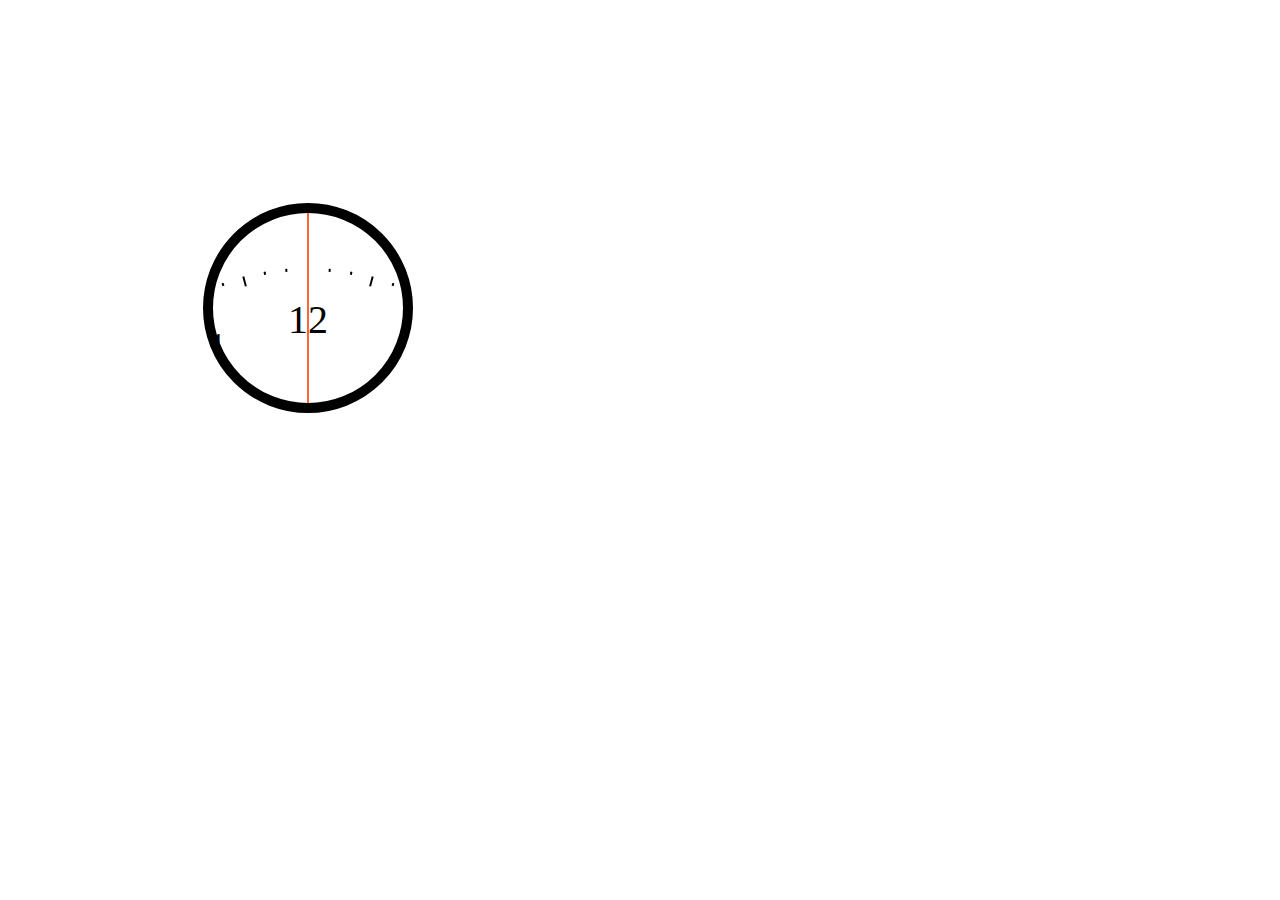
<file: Snap.svg-0.5.1/demos/clock/index.html>
<!DOCTYPE html>
<html lang="en">
    <head>
        <meta charset="utf-8">
        <meta name="copyright" content="Copyright © 2013 Adobe Systems Incorporated. All rights reserved.
 
 Licensed under the Apache License, Version 2.0 (the “License”);
 you may not use this file except in compliance with the License.
 You may obtain a copy of the License at
 
 http://www.apache.org/licenses/LICENSE-2.0
 
 Unless required by applicable law or agreed to in writing, software
 distributed under the License is distributed on an “AS IS” BASIS,
 WITHOUT WARRANTIES OR CONDITIONS OF ANY KIND, either express or implied.
 See the License for the specific language governing permissions and
 limitations under the License.">
        <title>Snap</title>
        <style media="screen">
        body {
            background: #fff;
        }
        </style>
        <script src="../../dist/snap.svg-min.js"></script>
        <script>
        window.onload = function () {
            var s = Snap(600, 600);
            var path = "",
                nums = s.text(300, 300, [1, 2, 3, 4, 5, 6, 7, 8, 9, 10, 11, 12]).attr({
                    font: "300 40px Helvetica Neue",
                    textAnchor: "middle"
                });
            for (var i = 0; i < 72; i++) {
                var r = i % 6 ? i % 3 ? 247 : 240 : 230,
                    sin = Math.sin(Snap.rad(5 * i)),
                    cos = Math.cos(Snap.rad(5 * i));
                path += "M" + [300 + 250 * cos, 300 + 250 * sin] + "L" + [300 + r * cos, 300 + r * sin];
                if (!(i % 6)) {
                    nums.select("tspan:nth-child(" + (i / 6 + 1) + ")").attr({
                        x: 300 + 200 * Math.cos(Snap.rad(5 * i - 60)),
                        y: 300 + 200 * Math.sin(Snap.rad(5 * i - 60)) + 15,
                    });
                }
            }
            var table = s.g(nums, s.path(path).attr({
                fill: "none",
                stroke: "#000",
                strokeWidth: 2
            })).attr({
                transform: "t0,210"
            });
            s.g(table).attr({
                clip: s.circle(300, 300, 100)
            });
            var hand = s.line(300, 200, 300, 400).attr({
                fill: "none",
                stroke: "#f63",
                strokeWidth: 2
            });
            s.circle(300, 300, 100).attr({
                stroke: "#000",
                strokeWidth: 10,
                fillOpacity: 0
            }).click(function () {
                Snap.animate(0, 360, function (val) {
                    table.transform("t" +
                    [
                        210 * Math.cos(Snap.rad(val + 90)), 
                        210 * Math.sin(Snap.rad(val + 90))
                    ]);
                    hand.transform("r" + [val, 300, 300]);
                }, 12000);
            });
            
        };
        </script>
    </head>
    <body>
    </body>
</html>
</file>
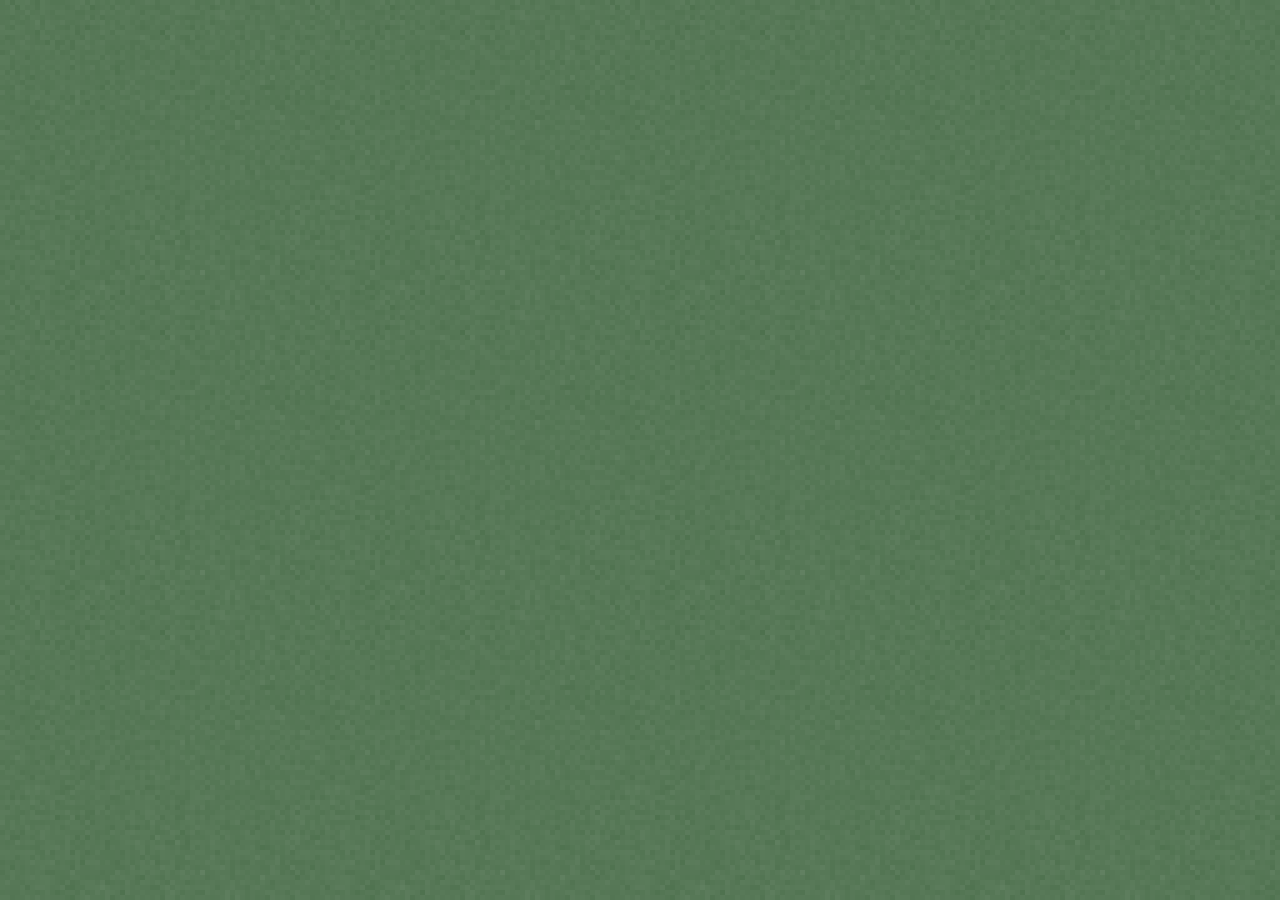
<file: Snap.svg-0.5.1/demos/pattern/index.html>
<!DOCTYPE html>
<html lang="en">
    <head>
        <meta charset="utf-8">
        <meta name="copyright" content="Copyright © 2013 Adobe Systems Incorporated. All rights reserved.
 
 Licensed under the Apache License, Version 2.0 (the “License”);
 you may not use this file except in compliance with the License.
 You may obtain a copy of the License at
 
 http://www.apache.org/licenses/LICENSE-2.0
 
 Unless required by applicable law or agreed to in writing, software
 distributed under the License is distributed on an “AS IS” BASIS,
 WITHOUT WARRANTIES OR CONDITIONS OF ANY KIND, either express or implied.
 See the License for the specific language governing permissions and
 limitations under the License.">
        <title>Snap</title>
        <style media="screen">
        body {
            background: #030 url("bg.png");
        }
        </style>
        <script src="../../dist/snap.svg-min.js"></script>
        <script>
        window.onload = function () {
            1
            var s = Snap("100%", 600);
            
            // 2
            // var c = s.circle(100, 100, 50);
            // 
            // 3
            // c.attr({
            //     fill: "#bada55",
            //     stroke: "#000",
            //     "stroke-width": 5
            // });
            // 
            // 4
            // var c2 = s.circle(70, 100, 40);
            // var g = s.group(c2, s.circle(130, 100, 40));
            // g.attr({
            //     fill: "#fff"
            // });
            // 
            // 5
            // c.attr({
            //     mask: g
            // });
            // 
            // 6
            // c2.animate({r: 25}, 1000);
            // 
            // 7
            // g.select("circle:nth-child(2)").animate({r: 25}, 1000);
            // 
            // 8
            // var p = s.path("M10-5-10,15M15,0,0,15M0-5-20,15").attr({
            //         fill: "none",
            //         stroke: "#bada55",
            //         strokeWidth: 5
            //     }).pattern(0, 0, 10, 10);
            // c.attr({
            //     fill: p
            // });
            // 
            // 9
            // g.attr({
            //     fill: Snap(document.getElementById("pattern"))
            // });
            // 
            // 10
            // g.attr({fill: "r()#fff-#000"});
            // 
            // 11
            // g.attr({fill: "R(100, 100, 50)#fff-#000"});
            // 
            // 12
            // p.select("path").animate({stroke: "#f00"}, 1000);
            // 
            // 13
            // Snap.load("demo-card.svg", function (f) {
            //     f.select("path[fill='#D40000']").attr({fill: "#bada55"});
            //     g = s.group(f.selectAll("path"));
            //     s.append(g);
            // 
            //     14
            //     g.attr({
            //         transform: "r45t100,0s.5"
            //     });
            //                 
            //     15
            //     console.log(g.attr("transform"));
            //                 
            //     16
            //     g.drag();
            // });
            // 
            // 17
            // s.text(200, 100, "Snap.SVG");
            // 
            // 18
            // var t = s.text(200, 120, ["S","n","a","p",".","S","V","G"]);
            // t.selectAll("tspan:nth-child(odd)").attr({
            //     fill: "#900",
            //     "font-size": "20px"
            // });
        };
        </script>
    </head>
    <body>
        <svg width="0" height="0">
            <pattern id="pattern" patternUnits="userSpaceOnUse" x="0" y="0" width="10" height="10" viewBox="0 0 10 10">
                <path d="M-5,0,10,15M0-5,15,10" stroke="white" stroke-width="5"/>
            </pattern>
        </svg>
    </body>
</html>
</file>
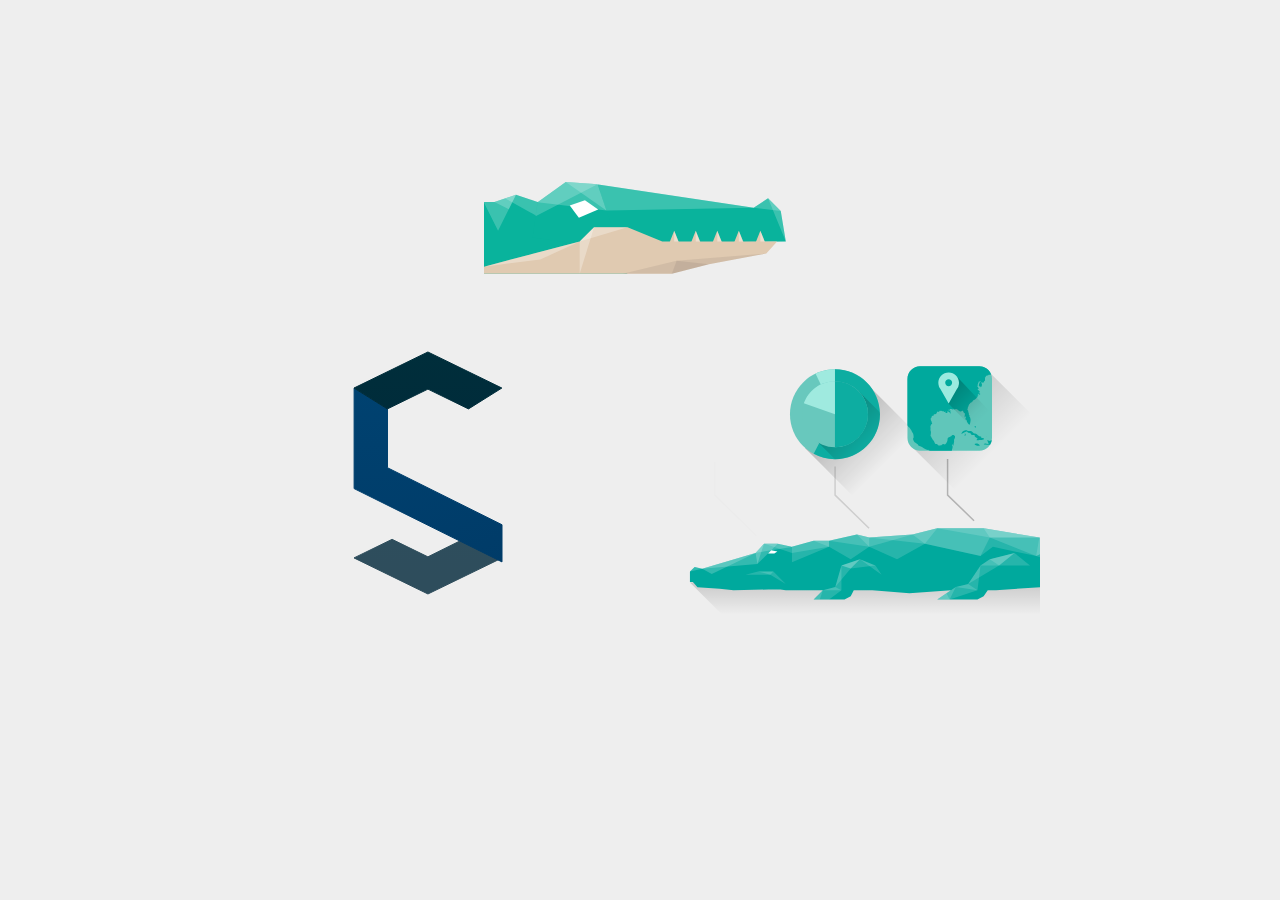
<file: Snap.svg-0.5.1/demos/snap-mascot/index.html>
<!DOCTYPE html>
<html lang="en">
    <head>
        <meta charset="utf-8">
        <meta name="copyright" content="Copyright © 2013 Adobe Systems Incorporated. All rights reserved.
 
 Licensed under the Apache License, Version 2.0 (the “License”);
 you may not use this file except in compliance with the License.
 You may obtain a copy of the License at
 
 http://www.apache.org/licenses/LICENSE-2.0
 
 Unless required by applicable law or agreed to in writing, software
 distributed under the License is distributed on an “AS IS” BASIS,
 WITHOUT WARRANTIES OR CONDITIONS OF ANY KIND, either express or implied.
 See the License for the specific language governing permissions and
 limitations under the License.">
        <title>Snap</title>
        <link rel="stylesheet" href="style.css">
    </head>
    <body>
        <iframe src="crocodile-1.html" ></iframe>
        <br>
        <iframe src="snap-logo.html" ></iframe>
        <iframe src="crocodile-2.html" ></iframe>
    </body>
</html>
</file>
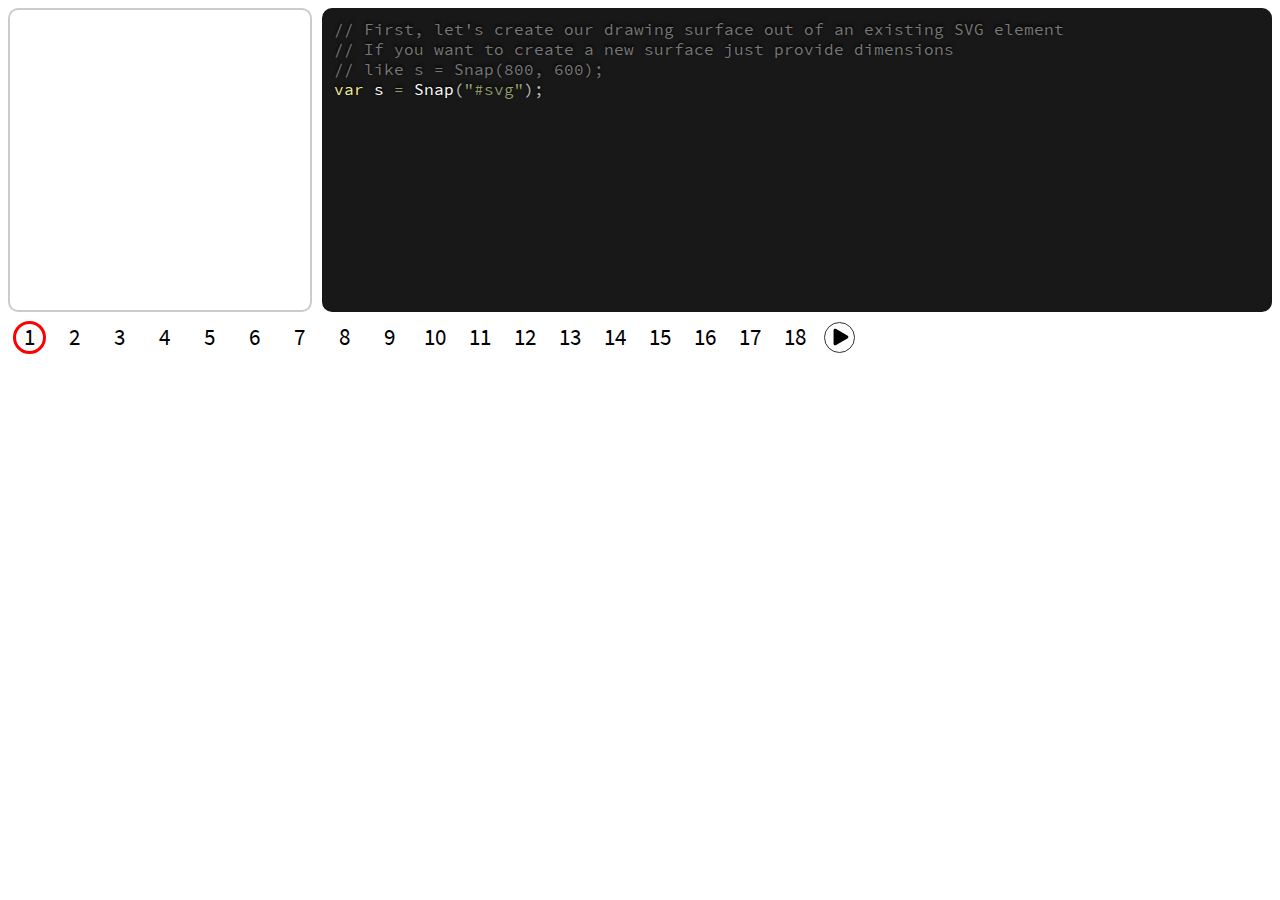
<file: Snap.svg-0.5.1/demos/tutorial/index.html>
<!DOCTYPE html>
<html lang="en">
    <head>
        <meta charset="utf-8">
        <title>Tutorial</title>
        <link rel="stylesheet" href="../../doc/fonts/stylesheet.css">
        <link rel="stylesheet" href="../../doc/css/prism.css">
        <style media="screen">
            pre.code {
                -moz-border-radius: 10px;
                -webkit-border-radius: 10px;
                border-radius: 10px;
                padding: 10px;
                height: 280px;
                overflow: auto;
                background: #181818;
                border: solid 2px #181818;
            }
            #codelines {
                display: none;
            }
            #svg {
                -moz-border-radius: 10px;
                -webkit-border-radius: 10px;
                border-radius: 10px;
                border: solid 2px #ccc;
                width: 300px;
                height: 300px;
                float: left;
                margin-right: 10px;
                font: 1em source-sans-pro, Source Sans Pro, Helvetica, sans-serif;
            }
        </style>
        <script src="../../dist/snap.svg-min.js"></script>
        <script src="../../doc/js/prism.js"></script>
        <script>
        var S;
        window.onload = function () {
            var s = Snap(850, 35);
            function chooser(s, count) {
                var loop = "M35,65a30,30,0,0,0,0-60a30,30,0,0,0,0,60",
                    line = "M35,65a30,30,0,0,0,0-60a30,30,0,0,0,0,60c30,0,60-60,90-60a30,30,0,0,1,0,60a30,30,0,0,1,0-60",
                    l1 = Snap.path.getTotalLength(loop),
                    l2 = Snap.path.getTotalLength(line),
                    cur = 1,
                    p = s.path({
                        path: loop,
                        fill: "none",
                        stroke: "#f00",
                        strokeWidth: 6,
                        strokeLinecap: "round"
                    });
                for (var i = 1; i <= count; i++) {
                    s.text(90 * i - 55, 49, i).attr({
                        font: "45px source-sans-pro, Source Sans Pro, Helvetica, sans-serif",
                        textAnchor: "middle"
                    });
                    (function (i) {
                        s.circle(90 * i - 55, 35, 40).attr({
                            opacity: 0
                        }).click(eve.f("tut.click", i - 1));
                    }(i));
                }
                s.path("M11.166,23.963L22.359,17.5c1.43-0.824,1.43-2.175,0-3L11.166,8.037c-1.429-0.826-2.598-0.15-2.598,1.5v12.926C8.568,24.113,9.737,24.789,11.166,23.963z").transform("t" + (90 * (count + 1) - 68) + ",18s2");
                var but = s.circle(90 * (count + 1) - 55, 35, 30).attr({
                    fillOpacity: 0,
                    stroke: "#333",
                    strokeWidth: 2
                });
                eve.on("tut.click", function (I) {
                    p.attr({
                        path: loop,
                        transform: "t" + (90 * I) + ",0"
                    });
                    cur = I + 1;
                });
                function frameHandler(frame) {
                    function anim() {
                        cur++;
                        if (cur > count) {
                            return;
                        }
                        if (typeof frame == "function") {
                            frame(cur);
                        }
                        Snap.animate(0, l2 - l1, function (val) {
                            p.attr({
                                path: Snap.path.getSubpath(line, val, val + l1)
                            });
                        }, 500, function () {
                            p.attr({
                                path: loop,
                                transform: p.transform() + "t90,0"
                            });
                        });
                    }
                    if (typeof frame == "function") {
                        but.click(anim);
                    } else {
                        anim();
                    }
                }
                return frameHandler;
            }
            var g = s.g();
            g.attr({
                transform: "s.5,.5,0,0"
            });
            var str = "",
                code = document.getElementById("code");
            var domcodelines = document.querySelectorAll("#codelines li"),
                codelines = [],
                replacers = {},
                lines = [],
                callback = function (i) {
                    lines = [];
                    for (var j = 1; j <= i; j++) {
                        replacers[j - 1] && lines.pop();
                        lines.push(codelines[j - 1]);
                    }
                    Snap("#svg").clear();
                    str = lines.join("\n");
                    eval(str);
                    code.innerHTML = Prism.highlight(str, Prism.languages.javascript);
                    code.parentNode.scrollTop = code.parentNode.scrollTopMax || 1e9;
                };
            for (var i = 0, ii = domcodelines.length; i < ii; i++) {
                codelines[i] = domcodelines[i].innerHTML;
                if (domcodelines[i].className == "replace") {
                    replacers[i] = true;
                }
            }
            callback(1);
            chooser(g, codelines.length)(callback);
            eve.on("tut.click", function (I) {
                callback(I + 1);
            });
        };
        </script>
    </head>
    <body>
        <ol id="codelines">
<li>// First, let's create our drawing surface out of an existing SVG element
// If you want to create a new surface just provide dimensions
// like s = Snap(800, 600);
var s = Snap("#svg");</li>
<li>// Let's create a big circle in the middle:
var bigCircle = s.circle(150, 150, 100);
// By default it is black, let's change its attributes</li>
<li>bigCircle.attr({
    fill: "#bada55",
    stroke: "#000",
    strokeWidth: 5
});</li>
<li>// Now let's create another small circle:
var smallCircle = s.circle(100, 150, 70);</li>
<li>// Let's put this small circle and another one into a group:
var discs = s.group(smallCircle, s.circle(200, 150, 70));</li>
<li>// Now we can change attributes for the whole group
discs.attr({
    fill: "#fff"
});</li>
<li>// Now more interesting stuff
// Let's assign this group as a mask for our big circle
bigCircle.attr({
    mask: discs
});</li>
<li>// Despite our small circle being part of a group
// and part of a mask we can still access it:
smallCircle.animate({r: 50}, 1000);</li>
<li>// We don’t have a reference for second small circle,
// but we can easily grab it with CSS selectors:
discs.select("circle:nth-child(2)").animate({r: 50}, 1000);</li>
<li>// Now let's create pattern
var p = s.path("M10-5-10,15M15,0,0,15M0-5-20,15").attr({
        fill: "none",
        stroke: "#bada55",
        strokeWidth: 5
    });
// To create a pattern,
// just specify dimensions in the pattern method:
p = p.pattern(0, 0, 10, 10);
// Then use it as a fill on the big circle
bigCircle.attr({
    fill: p
});</li>
<li>// We can also grab a pattern from an SVG
// already embedded into our page
discs.attr({
    fill: Snap("#pattern")
});</li>
<li>// Let's change the fill of the circles to gradient
// This string means relative radial gradient
// from white to black
discs.attr({fill: "r()#fff-#000"});
// Note that we have two gradients, one for each circle</li>
<li>// If we want them to share one gradient,
// we need to use an absolute gradient with capital R
discs.attr({fill: "R(150, 150, 100)#fff-#000"});</li>
<li>// Of course we can animate color as well
p.select("path").animate({stroke: "#f00"}, 1000);</li>
<li>// Now let's load an external SVG file:
Snap.load("mascot.svg", function (f) {
    // Note that we traverse and change attr before the SVG
    // is even added to the page
    f.select("polygon[fill='#09B39C']").attr({fill: "#bada55"});
    g = f.select("g");
    s.append(g);
    // Making croc draggable. Go ahead drag it around!
    g.drag();
    // Obviously drag could take event handlers too
    // Looks like our croc is made from more than one polygon...
});</li>
<li class="replace">// Now let's load an external SVG file:
Snap.load("mascot.svg", function (f) {
    // Note that we traverse and change attr before SVG
    // is even added to the page
    f.selectAll("polygon[fill='#09B39C']").attr({fill: "#bada55"});
    g = f.select("g");
    s.append(g);
    // Making croc draggable. Go ahead drag it around!
    g.drag();
    // Obviously drag could take event handlers too
    // That’s better! selectAll for the rescue.
});</li>
<li>// Writing text is as simple as:
s.text(200, 100, "Snap.svg");</li>
<li>// Provide an array of strings (or arrays), to generate tspans
var t = s.text(200, 120, ["Snap", ".", "svg"]);
t.selectAll("tspan:nth-child(3)").attr({
    fill: "#900",
    "font-size": "20px"
});</li>
        </ol>
        <svg id="svg"></svg>
        <pre class="javascript code"><code data-language="javascript" class="language-javascript" id="code"></code></pre>
        <svg width="0" height="0">
            <pattern id="pattern" patternUnits="userSpaceOnUse" x="0" y="0" width="10" height="10" viewBox="0 0 10 10">
                <path d="M-5,0,10,15M0-5,15,10" stroke="white" stroke-width="5"/>
            </pattern>
        </svg>
    </body>
</html>
</file>
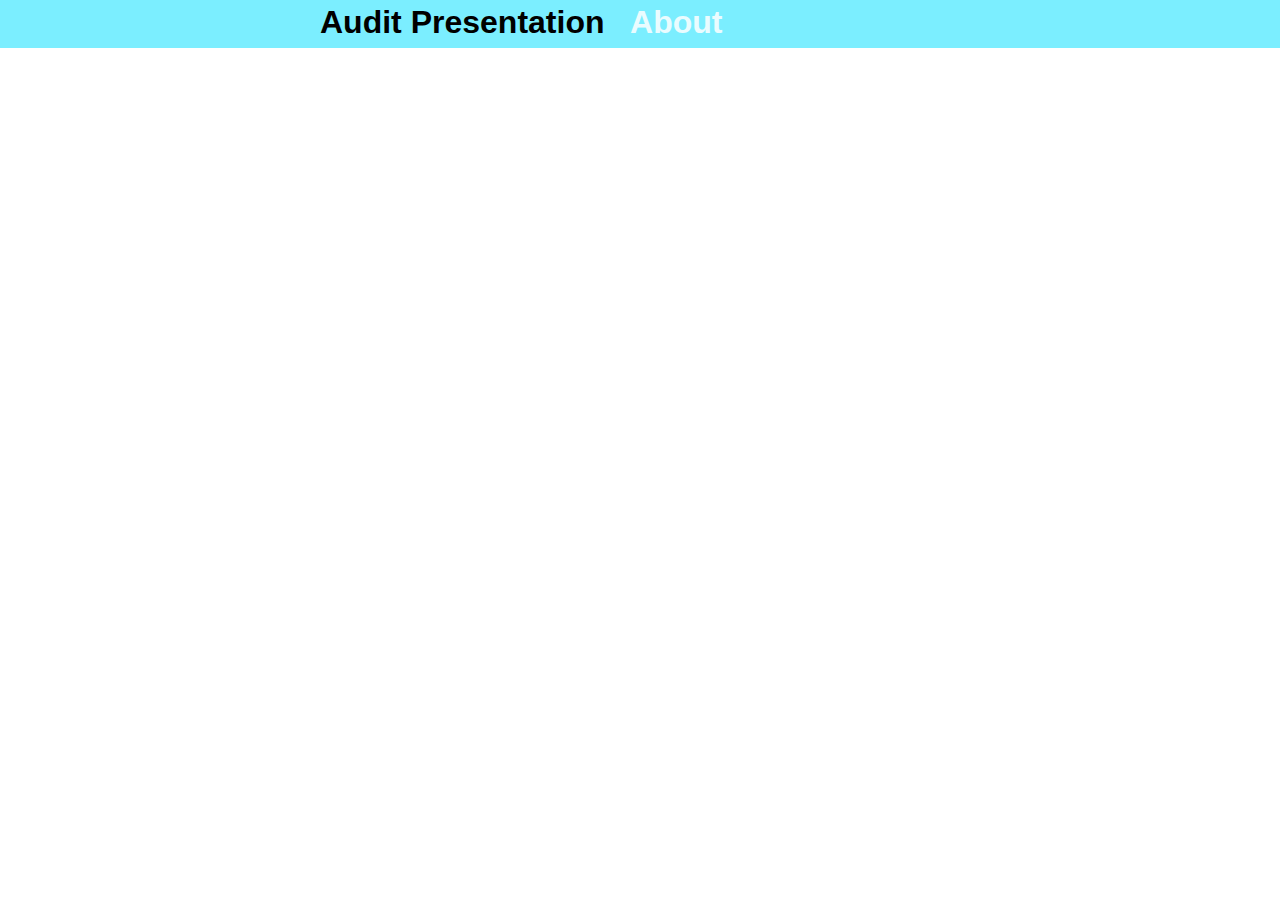
<file: about.html>
<!DOCTYPE html>
<html>
    <head>
        <title>Resource Audit About</title>
        <link rel="stylesheet" type="text/css" href="./main.css"/>
    </head>
    <body class='body'>
        <div Id="root">
            <div Id="navbar" class="unselectable">
                <div Id="navbarspace"></div>
                <a href="/APESAuditInteractiveData/index.html">Audit Presentation</a>
                <a class="active" href="/APESAuditInteractiveData/about.html">About</a>
            </div>
            
        </div>
    </body>
</html>
</file>
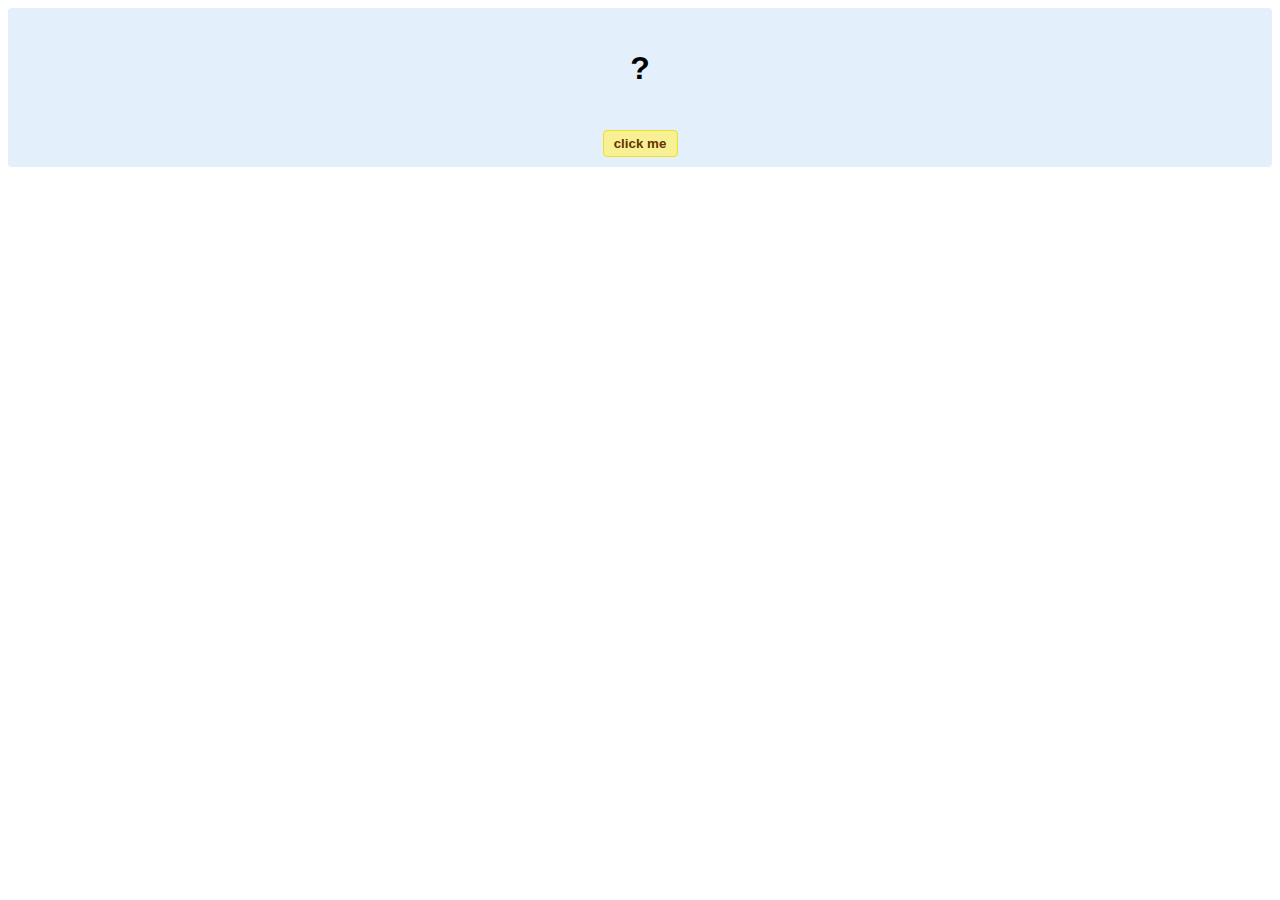
<file: hello-world.html>
<!DOCTYPE html>
<!-- HTML5 Hello world by kirupa - http://www.kirupa.com/html5/getting_your_feet_wet_html5_pg1.htm -->
<html lang="en-us">

<head>
<meta charset="utf-8">
<title>Hello...</title>
<style type="text/css">
#mainContent {
	font-family: Arial, Helvetica, sans-serif;
	font-size: xx-large;
	font-weight: bold;
	background-color: #E3F0FB;
	border-radius: 4px;
	padding: 10px;
	text-align: center;
}
.buttonStyle {
	border-radius: 4px;
	border: thin solid #F0E020;
	padding: 5px;
	background-color: #F8F094;
	font-family: "Segoe UI", Tahoma, Geneva, Verdana, sans-serif;
	font-weight: bold;
	color: #663300;
	width: 75px;
}

.buttonStyle:hover {
	border: thin solid #FFCC00;
	background-color: #FCF9D6;
	color: #996633;
	cursor: pointer;
}
.buttonStyle:active {
	border: thin solid #99CC00;
	background-color: #F5FFD2;
	color: #669900;
	cursor: pointer;
}

</style>
</head>

<body>
<div id="mainContent">
<p id="helloText">?</p>
<button id="clickButton" class="buttonStyle">click me</button>
</div>
<script> 
var myButton = document.getElementById("clickButton");
var myText = document.getElementById("helloText");

myButton.addEventListener('click', doSomething, false)

function doSomething() {
	myText.textContent = "hello, world!";
}
</script>

</body>
</html>
</file>
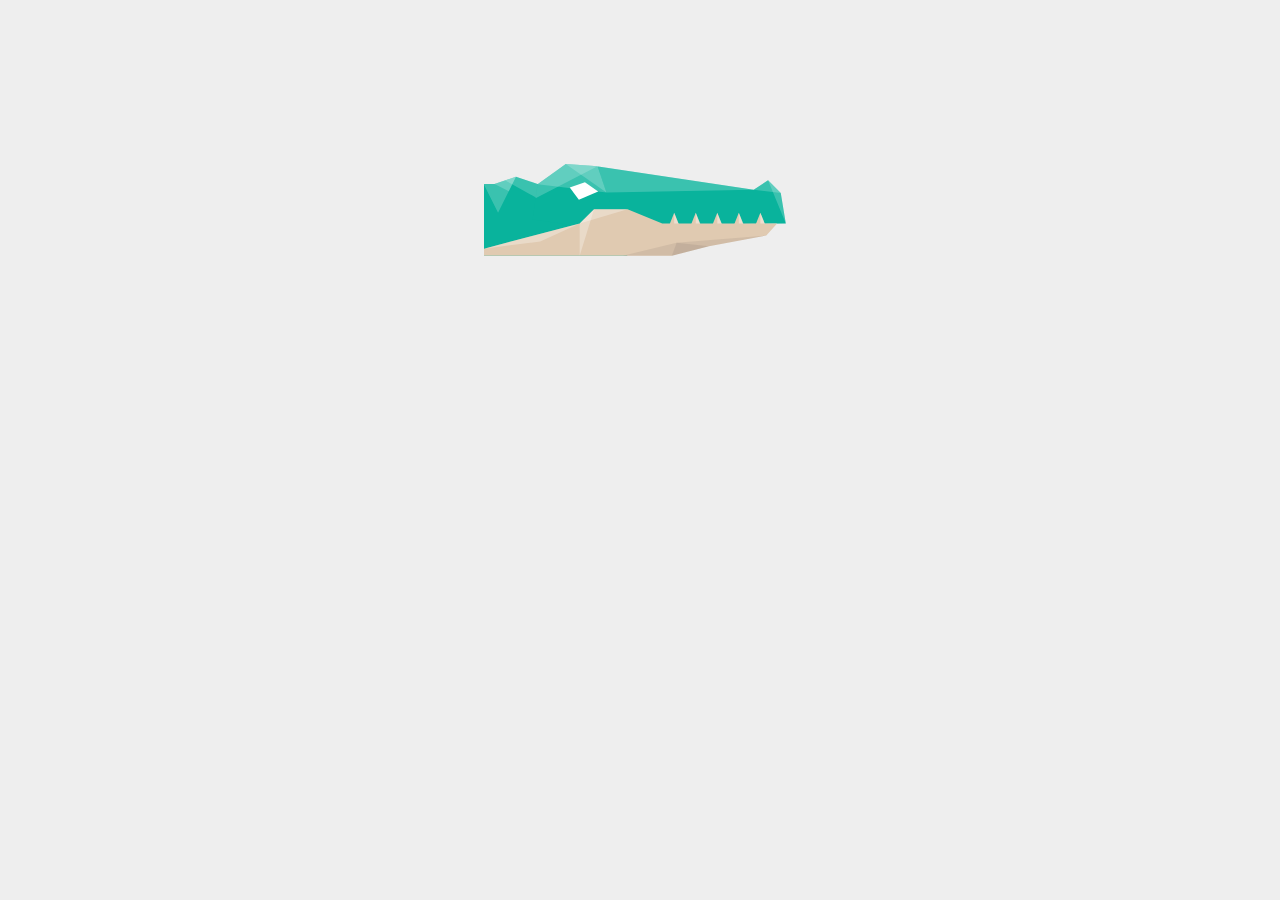
<file: Snap.svg-0.5.1/demos/snap-mascot/crocodile-1.html>
<!DOCTYPE html>
<html lang="en">
    <head>
        <meta charset="utf-8">
        <meta name="copyright" content="Copyright © 2013 Adobe Systems Incorporated. All rights reserved.
 
 Licensed under the Apache License, Version 2.0 (the “License”);
 you may not use this file except in compliance with the License.
 You may obtain a copy of the License at
 
 http://www.apache.org/licenses/LICENSE-2.0
 
 Unless required by applicable law or agreed to in writing, software
 distributed under the License is distributed on an “AS IS” BASIS,
 WITHOUT WARRANTIES OR CONDITIONS OF ANY KIND, either express or implied.
 See the License for the specific language governing permissions and
 limitations under the License.">
        <title>Snap</title>
        <link rel="stylesheet" href="style.css">
        <script src="../../dist/snap.svg-min.js"></script>
        <script>
        window.onload = function () {

            var croc = Snap.select("#crocodile"),
                head = croc.select("#upper-head"),
                jaw = croc.select("#upper-jaw"),
                symbol = croc.select("#symbol"),
                timer;
                
            var pivots = [
                [44, 147],
                [92, 126]
            ];

            function close() {
                clearTimeout(timer);

                head.animate({ 
                    transform: "r" + [8, pivots[0]]
                }, 500, mina.backin);
                
                jaw.animate({
                    transform: "r" + [37, pivots[1]]
                }, 500, mina.backin);

                timer = setTimeout(function () {
                    symbol.animate({
                        transform: "t-70,40r40"
                    }, 100);
                }, 400);
            }

            function open() {
                clearTimeout(timer);

                head.animate({ 
                    transform: "r" + [0, pivots[0]]
                }, 700, mina.elastic);
                
                jaw.animate({
                    transform: "r" + [0, pivots[1]]
                }, 700, mina.elastic);

                symbol.animate({
                    transform: "t0,0r0"
                }, 500, mina.elastic);
            }

            timer = setTimeout(close, 50);

            croc.hover(open, 
                function () {
                    timer = setTimeout(close, 200);
                }
            );
        };
        </script>
    </head>
    <body>

        <svg version="1.1" id="crocodile" xmlns="http://www.w3.org/2000/svg" xmlns:xlink="http://www.w3.org/1999/xlink" x="0px" y="0px" width="312px" height="300px" viewBox="0 0 260 250" enable-background="new 0 0 260 250" xml:space="preserve">
            <g>
                <path id="symbol" opacity="0.2" fill="#848383" enable-background="new    " d="M185.631,140.915l5.02,10.86l8.145-3.765
                    l-5.02-10.86L185.631,140.915z M246.828,109.341l-47.613,25.306l5.02,10.86l50.123-19.876L246.828,109.341z"/>
                <g id="head">
                    <polygon fill="#09B39C" points="44.613,146.703 26.665,140.721 8.718,146.703 -0.252,146.703 -0.252,206.523 44.613,206.523 
                        119.387,206.523 119.387,167.64      "/>
                    <polygon opacity="0.2" fill="#FFFFFF" enable-background="new    " points="-0.252,146.703 11.712,170.631 26.667,140.721 
                        8.721,146.703       "/>
                    <polyline opacity="0.2" fill="#FFFFFF" enable-background="new    " points="8.718,146.703 20.685,152.685 26.665,140.721      "/>
                    <polygon opacity="0.2" fill="#FFFFFF" enable-background="new    " points="44.613,146.703 53.613,163.667 17.694,143.712 
                        26.667,140.721      "/>
                </g>
                <g id="upper-head">
                    <g id="upper-jaw">
                        <g>
                            <path id="upper-teeth" fill="#E0CAB1" d="M151.174,129.382l14.913,6.086l-6.602-14.691L151.174,129.382z M138.707,142.292
                                l14.914,6.086l-6.603-14.692L138.707,142.292z M126.241,155.201l14.913,6.086l-6.602-14.692L126.241,155.201z M163.64,116.474
                                l14.913,6.085l-6.603-14.692L163.64,116.474z M176.106,103.564l14.913,6.086l-6.602-14.692L176.106,103.564z M188.572,90.655
                                l14.914,6.085l-6.602-14.691L188.572,90.655z M201.039,77.746l14.913,6.085L209.35,69.14L201.039,77.746z M221.816,56.23
                                l-8.311,8.607l14.913,6.085L221.816,56.23z"/>
                            <path opacity="0.4" fill="#FFFFFF" enable-background="new    " d="M155.329,125.08l10.758,10.388l-6.602-14.691L155.329,125.08
                                z M142.863,137.989l10.758,10.389l-6.603-14.692L142.863,137.989z M130.396,150.898l10.758,10.389l-6.602-14.692
                                L130.396,150.898z M167.796,112.171l10.757,10.388l-6.603-14.692L167.796,112.171z M180.261,99.261l10.758,10.389l-6.602-14.692
                                L180.261,99.261z M192.728,86.352l10.758,10.388l-6.602-14.691L192.728,86.352z M205.195,73.443l10.757,10.388L209.35,69.14
                                L205.195,73.443z M221.816,56.23l-4.156,4.303l10.758,10.389L221.816,56.23z"/>
                        </g>
                        <polygon fill="#09B39C" points="215.135,33 200.18,33 197.189,46.955 92,125 88.355,171.706 106.387,180.64 236.072,47.955             
                            "/>
                        <polygon opacity="0.2" fill="#FFFFFF" enable-background="new    " points="92,125 97.423,150.703 197.189,46.955          "/>
                        <line opacity="0.2" fill="#FFFFFF" enable-background="new    " x1="197.189" y1="46.955" x2="92" y2="125"/>
                        <polygon opacity="0.2" fill="#FFFFFF" enable-background="new    " points="200.18,33 236.072,47.955 215.135,33           "/>
                        <polygon opacity="0.2" fill="#FFFFFF" enable-background="new    " points="197.189,46.955 215.135,33 200.18,33           "/>
                    </g>
                    <polygon fill="#09B39C" points="92,125 65.55,126.757 44.613,146.703 44.613,176.523 119.387,176.523 119.387,167.64 
                        107.897,156.377         "/>
                    <polygon opacity="0.2" fill="#FFFFFF" enable-background="new    " points="92,125 102.423,145.703 65.55,126.757      "/>
                    <polygon opacity="0.2" fill="#FFFFFF" enable-background="new    " points="44.613,146.703 102.423,145.703 92,125 65.55,126.757 
                                "/>
                    <polygon id="eye_1_" fill="#FFFFFF" points="71.532,145.703 83.495,139.721 95.459,145.703 80.505,154.676         "/>
                    <polygon opacity="0.2" fill="#FFFFFF" enable-background="new    " points="44.613,146.703 44.613,158.667 92,125 65.55,126.757 
                                "/>
                </g>
                <g id="bottom-jaw">
                    <g>
                        <polygon fill="#E0CAB1" points="152.531,185.586 158.513,170.631 164.495,185.586             "/>
                        <polygon opacity="0.4" fill="#FFFFFF" enable-background="new    " points="164.495,185.586 158.513,170.631 158.513,185.586           
                            "/>
                    </g>
                    <g>
                        <polygon fill="#E0CAB1" points="170.477,185.586 176.459,170.631 182.441,185.586             "/>
                        <polygon opacity="0.4" fill="#FFFFFF" enable-background="new    " points="182.441,185.586 176.459,170.631 176.459,185.586           
                            "/>
                    </g>
                    <g>
                        <polygon fill="#E0CAB1" points="188.423,185.586 194.405,170.631 200.387,185.586             "/>
                        <polygon opacity="0.4" fill="#FFFFFF" enable-background="new    " points="200.387,185.586 194.405,170.631 194.405,185.586           
                            "/>
                    </g>
                    <g>
                        <polygon fill="#E0CAB1" points="206.369,185.586 212.351,170.631 218.333,185.586             "/>
                        <polygon opacity="0.4" fill="#FFFFFF" enable-background="new    " points="218.333,185.586 212.351,170.631 212.351,185.586           
                            "/>
                    </g>
                    <g>
                        <polygon fill="#E0CAB1" points="224.315,185.586 230.297,170.631 236.279,185.586             "/>
                        <polygon opacity="0.4" fill="#FFFFFF" enable-background="new    " points="236.279,185.586 230.297,170.631 230.297,185.586           
                            "/>
                    </g>
                    <polygon fill="#E0CAB1" points="148.54,179.604 119.596,167.64 109.657,167.64 103.675,167.64 91.711,167.64 79.747,179.604 
                        0,200.541 0,206.523 79.747,206.523 156.522,206.523 187.432,198.55 235.288,189.577 244.252,179.604       "/>
                    <polygon opacity="0.3" fill="#FFFFFF" enable-background="new    " points="119.594,167.64 91.711,167.64 79.747,179.604       "/>
                    <polygon opacity="0.3" fill="#FFFFFF" enable-background="new    " points="91.711,167.64 79.747,206.523 79.747,179.604       "/>
                    <polygon opacity="0.1" fill="#534741" enable-background="new    " points="235.288,189.577 160.513,195.559 115.639,206.523 
                        156.522,206.523 187.432,198.55      "/>
                    <polygon opacity="0.1" fill="#534741" enable-background="new    " points="187.432,198.55 160.513,195.559 156.522,206.523 
                        156.522,206.523         "/>
                    <polygon opacity="0.3" fill="#FFFFFF" enable-background="new    " points="0,200.541 46.847,194.559 79.747,179.604       "/>
                </g>
            </g>
        </svg>

    </body>
</html>
</file>
<file: Snap.svg-0.5.1/demos/snap-mascot/style.css>
html {
    overflow: hidden;
}

body {
    background: #eee;
    text-align: center;
}

svg {
    display: inline-block;
}

iframe {
    display: inline-block;
    border: none;
    height: 300px;
    width: 400px;
    margin: 10px;
}
</file>
<file: Snap.svg-0.5.1/doc/fonts/stylesheet.css>
@font-face {
    font-family: 'source-sans-pro';
    src: url('sourcesanspro-light-webfont.eot');
    src: url('sourcesanspro-light-webfont.eot?#iefix') format('embedded-opentype'),
         url('sourcesanspro-light-webfont.woff') format('woff'),
         url('sourcesanspro-light-webfont.ttf') format('truetype'),
         url('sourcesanspro-light-webfont.svg#source_sans_prolight') format('svg');
    font-weight: 300;
    font-style: normal;

}




@font-face {
    font-family: 'source-sans-pro';
    src: url('sourcesanspro-regular-webfont.eot');
    src: url('sourcesanspro-regular-webfont.eot?#iefix') format('embedded-opentype'),
         url('sourcesanspro-regular-webfont.woff') format('woff'),
         url('sourcesanspro-regular-webfont.ttf') format('truetype'),
         url('sourcesanspro-regular-webfont.svg#source_sans_proregular') format('svg');
    font-weight: 400;
    font-style: normal;

}




@font-face {
    font-family: 'source-sans-pro';
    src: url('sourcesanspro-semibold-webfont.eot');
    src: url('sourcesanspro-semibold-webfont.eot?#iefix') format('embedded-opentype'),
         url('sourcesanspro-semibold-webfont.woff') format('woff'),
         url('sourcesanspro-semibold-webfont.ttf') format('truetype'),
         url('sourcesanspro-semibold-webfont.svg#source_sans_prosemibold') format('svg');
    font-weight: 600;
    font-style: normal;

}




@font-face {
    font-family: 'source-code-pro';
    src: url('sourcecodepro-regular-webfont.eot');
    src: url('sourcecodepro-regular-webfont.eot?#iefix') format('embedded-opentype'),
         url('sourcecodepro-regular-webfont.woff') format('woff'),
         url('sourcecodepro-regular-webfont.ttf') format('truetype'),
         url('sourcecodepro-regular-webfont.svg#source_code_proregular') format('svg');
    font-weight: normal;
    font-style: normal;

}
</file>
<file: Snap.svg-0.5.1/doc/css/prism.css>
/**
 * prism.js Twilight theme
 * Based (more or less) on the Twilight theme originally of Textmate fame.
 * @author Remy Bach
 */
code[class*="language-"],
pre[class*="language-"] {
	color: white;
	direction: ltr;
	font-family: source-code-pro, Consolas, Monaco, 'Andale Mono', monospace;
	text-align: left;
	text-shadow: 0 -.1em .2em black;
	white-space: pre;
	word-spacing: normal;
	
	-moz-tab-size: 4;
	-o-tab-size: 4;
	tab-size: 4;
	
	-webkit-hyphens: none;
	-moz-hyphens: none;
	-ms-hyphens: none;
	hyphens: none;
}

pre[class*="language-"],
:not(pre) > code[class*="language-"] {
	background:#181818;
}

/* Code blocks */
pre[class*="language-"] {
	margin: .5em 0;
	overflow: auto;
}
pre[class*="language-"]::selection { /* Safari */
	background:hsl(200, 4%, 16%); /* #282A2B */
}
pre[class*="language-"]::selection { /* Firefox */
	background:hsl(200, 4%, 16%); /* #282A2B */
}

/* Inline code */
:not(pre) > code[class*="language-"] {
	border-radius: .3em;
	border: .13em solid hsl(0,0%,33%); /* #545454 */
	box-shadow: 1px 1px .3em -.1em black inset;
	padding: .15em .2em .05em;
}

.token.comment,
.token.prolog,
.token.doctype,
.token.cdata {
	color: hsl(0, 0%, 47%); /* #777777 */
}

.token.punctuation {
	opacity: .7;
}

.namespace {
	opacity: .7;
}

.token.tag,
.token.boolean,
.token.number {
	color: hsl(14, 58%, 55%); /* #CF6A4C */
}

.token.keyword,
.token.property,
.token.selector {
	color:hsl(53, 89%, 79%); /* #F9EE98 */
}
.token.attr-name,
.token.attr-value,
.token.string,
.token.operator,
.token.entity,
.token.url,
.language-css .token.string,
.style .token.string {
	color:hsl(76, 21%, 52%); /* #8F9D6A */
}

.token.atrule {
	color:hsl(218, 22%, 55%); /* #7587A6 */
}

.token.regex,
.token.important {
	color: hsl(42, 75%, 65%); /* #E9C062 */
}

.token.important {
	font-weight: bold;
}

.token.entity {
	cursor: help;
}
pre[data-line] {
	padding: 1em 0 1em 3em;
	position: relative;
}

/* Markup */
.language-markup .token.tag,
.language-markup .token.attr-name,
.language-markup .token.punctuation  {
	color: hsl(33, 33%, 52%); /* #AC885B */
}

/* Text Selection colour */
::selection {
	background: hsla(0,0%,93%,0.15); /* #EDEDED */
}
::-moz-selection {
	background: hsla(0,0%,93%,0.15); /* #EDEDED */
}

/* Make the tokens sit above the line highlight so the colours don't look faded. */
.token {
	position:relative;
	z-index:1;
}
.line-highlight {
	background: -moz-linear-gradient(left, hsla(0, 0%, 33%,.1) 70%, hsla(0, 0%, 33%,0)); /* #545454 */
	background: -o-linear-gradient(left, hsla(0, 0%, 33%,.1) 70%, hsla(0, 0%, 33%,0)); /* #545454 */
	background: -webkit-linear-gradient(left, hsla(0, 0%, 33%,.1) 70%, hsla(0, 0%, 33%,0)); /* #545454 */
	background: hsla(0, 0%, 33%, 0.25); /* #545454 */
	background: linear-gradient(left, hsla(0, 0%, 33%,.1) 70%, hsla(0, 0%, 33%,0)); /* #545454 */
	border-bottom:1px dashed hsl(0, 0%, 33%); /* #545454 */
	border-top:1px dashed hsl(0, 0%, 33%); /* #545454 */
	left: 0;
	line-height: inherit;
	margin-top: 0.75em; /* Same as .prism’s padding-top */
	padding: inherit 0;
	pointer-events: none;
	position: absolute;
	right: 0;
	white-space: pre;
	z-index:0;
}
.line-highlight:before,
.line-highlight[data-end]:after {
	background-color: hsl(215, 15%, 59%); /* #8794A6 */
	border-radius: 999px;
	box-shadow: 0 1px white;
	color: hsl(24, 20%, 95%); /* #F5F2F0 */
	content: attr(data-start);
	font: bold 65%/1.5 sans-serif;
	left: .6em;
	min-width: 1em;
	padding: 0 .5em;
	position: absolute;
	text-align: center;
	text-shadow: none;
	top: .4em;
	vertical-align: .3em;
}
.line-highlight[data-end]:after {
	bottom: .4em;
	content: attr(data-end);
	top: auto;
}
</file>
<file: main.css>
@font-face { font-family: ProximaNovaSoft; src: url('/Fonts/ProximaNovaSoft-Regular.otf'); } 
@font-face { font-family: helvetica; src: url("/Fonts/Helvetica-Normal.ttf"); }


:root {
    --electricity-background: #7BEEFF;
    --electricity-background-gradient: #00DDFF;
    --electricity-main: #EAFCFF;
    --water-background: #AAD3FF;
    --water-background-gradient: #64C1FF;
    --water-main: #22A1FF;
    --waste-background: #93B89B;
    --waste-background-gradient: #A5E1B0;
    --waste-main: #274D2F;
    --transportation-background: #8C8C8C;
    --transportation-background-gradient: #B1B1B1;
    --transportation-main: #353535;
    --main: var(--electricity-main);
    --background: var(--electricity-background);
    --background-gradient: var(--electricity-background-gradient);
    --offwhite-background: #f2f2f2;
    --reaction-top: 0;
    --footer-top: 0;
    --pearl-white-color: #DADEDF;
}

select {
    font-family: helvetica, Helvetica, source-sans-pro, sans-serif;
}

body {
    color: #131516;
    background-color: white;
    font-family: helvetica, Helvetica, source-sans-pro, sans-serif;
    -moz-user-select: -moz-none;
   -khtml-user-select: none;
   -webkit-user-select: none;

   /*
     Introduced in IE 10.
     See http://ie.microsoft.com/testdrive/HTML5/msUserSelect/
   */
   -ms-user-select: none;
   user-select: none;
}

#navbar {
    top:0%;
    left:0%;
    width: 100%;
    height: 3rem;
    background-color: var(--background);
    display: inline-block;
    position: absolute;
    padding-left: 25%;
    /*align-content: center;
    grid-template-columns: 25% auto auto 50%*/
}



#navbar a {
    font-family: helvetica, Helvetica, source-sans-pro, sans-serif;
    float: left;
    font-weight: 700;
    font-size: 2rem;
    color: black;
    transition: .3s;
    vertical-align: center;
    text-decoration: none;
    text-align: center;
    position: relative;
    padding-top: .25rem;
    padding-bottom: .5rem;
    margin-right: 2%;
    align-self: center;
    
}

#navbarspace {
    width: 25%;
    position: relative;
}

#navbar a:hover {
    color: var(--main);
}

#navbar .active {
    color: var(--main);
}

#root {
    margin: 0px;
}

.body {
    margin: 0px;
    width: 100vw;
    overflow-x: hidden;
}

#auditSelector {
    display: inline-grid;
    grid-row-gap: 0px;
    grid-column-gap: 0%;
    grid-template-columns: 25% 50% 25%;
    left: 30%;
    width: 40%;
    position: absolute;
    top: 5rem;
    height: 5rem;
    padding: 0px 0px 0px 0px;
}

#auditSelector * {
    margin: 0%;
    position: relative;
}

#previousButton {
    height: 100%;
    width:100%;
    overflow: hidden;
}

#current {
    height: 7rem;
    width:100%;
    background-color: var(--background);
    text-align: center;
    display: flex;
    display: -webkit-flex;
    justify-content: center;
    padding: 0rem 0rem 0rem 0rem;
    font-size: 3vw;
    color: white;
    align-items: center;
    overflow: hidden;
    transition: .5s;
    font-family: helvetica, Helvetica, source-sans-pro, sans-serif;
    border-radius: 0% 0% 10% 10%;
}

#nextButton {
    height: 100%;
    width:100%;
    overflow: visible;
    right: 0%;
}
#PreviousButtonContainerreviousButton {
    height: 100%;
    width:100%;
}

#currentContainer {
    height: 100%;
    width:100%;
    overflow: hidden;
}

#NextButtonContainerextButton {
    height: 100%;
    width:100%;
}

#nextButton * {
    background-color: var(--main);
}


.unselectable {
   -moz-user-select: -moz-none;
   -khtml-user-select: none;
   -webkit-user-select: none;

   /*
     Introduced in IE 10.
     See http://ie.microsoft.com/testdrive/HTML5/msUserSelect/
   */
   -ms-user-select: none;
   user-select: none;
}

#moneyTotal {
    width: 15%;
    left: 42.5%;
    height: 6.5rem;
    font-size: 2.25vw;
    top: 13rem;
    border-radius: 5% 5% 15% 15%;
    background-image: linear-gradient(#30C751,#2DC44F);
    position: absolute;
    color: white;
    font-family: helvetica, Helvetica, source-sans-pro, sans-serif;
    text-align: center;
    display: flex;
    display: -webkit-flex;
    justify-content: center;
    align-items: center;
}

#ChartGrid {
    /*width: 50vw;
    height: 30vw;
    top: 20rem;
    left: 25%;*/
    width: 100%;
    height: 30rem;
    border: solid;
    border-color: var(--background) !important;
    background-attachment: fixed;
    position: relative;
    display: grid;
    grid-column-gap: 0%;
    grid-row-gap: 0%;
    grid-template-columns: 75% 20%;
    grid-template-rows: 20% 65% 5%;
    align-content: space-evenly;
    justify-content: space-evenly;
    grid-area: 1 / 1 / 2 / 1;
}

#chart {
    grid-area: 1 / 1 / 4 / 2;
    background-color: var(--background);
    display: grid;
    width: 100%;
    height: 100%;
    grid-column-gap: 0px;
    grid-row-gap: 5%;
    grid-template-columns: 90%;
    grid-template-rows: 15% 70%;
    align-content: space-evenly;
    justify-content: space-evenly;
    position: absolute;
}

#totalChart {
    grid-area: 1/ 2 / 2 / 3;
    background-color: var(--background);
    padding: .2rem .2rem;
    font-size: 1.3rem;
    font-weight: 400;
    color: white;
}
#selectors {
    background-color: white;
    padding: .2rem .2rem;
}

#graph {
    background-color: white;
}

#viewer {
    grid-area: 2 / 2 / 3 / 3;
    background-color: var(--background);
    display: grid;
    
}

#graphSolutionContainer {
    min-height: 50rem;
    height: auto;
    width: 50vw;
    top: 10rem;
    left: 25%;
    position: relative;
    display: grid;
    grid-template-columns: 100%;
    grid-row-gap: 0rem;
    grid-template-rows: 30vw auto 30vw;
}

#ParentsReaction {
    /*margin-top: 1vw;*/
    position: absolute;
    border: solid;
    width: 48vw;
    min-height: 20rem;
    top: var(--reaction-top);
    border-color: var(--background)!important;
    background-attachment: fixed;
    padding: .5vw 1vw 1vw 1vw;
    margin-bottom: 1vw;
    line-height: 1.5;
}

#solutions {
    /*top: 50vmax;
    width: 48vw;
    left: 25%;*/
    position: absolute;
    border: solid;
    width: 48vw;
    top: 31rem;
    min-height: 15rem;
    border-color: var(--background)!important;
    background-attachment: fixed;
    display: grid;
    grid-template-columns: 30% 30% 30%;
    grid-auto-rows: min-content;
    padding: 1vw 1vw 1vw 1vw;
    justify-content: space-evenly;
    align-content: space-evenly;
    grid-row-gap: 1vw;
    /*margin-bottom: 1rem*/
}

#solutions div {
    background-color: #F5F5F5;
    width: 100%;
    min-height: 15rem;
    height: 100%;
    cursor: pointer;
    transition: background-color .5s;
    transition: color .25s;
    padding: .25rem;
    line-height: 1.25;
}

#solutions div:hover {
    box-shadow: 0 .04rem .08rem 0 var(--background), 0 .06rem .2rem 0 var(--background);
}

#solutions .implemented {
    background-color: var(--background);
    color: white;
}

#solutions div.implemented:hover {
    box-shadow: 0 .04rem .08rem 0 var(--main), 0 .06rem .2rem 0 var(--main);
}

.gradientBackground {
    background-image: linear-gradient(to bottom left, var(--background), var(--background-gradient)) !important;
    background-size: cover !important;
    background-position: center !important;
    background-attachment: fixed !important;
    
}

#footer {
    width: 100vw;
    position: absolute;
    top: var(--footer-top);
    left: 0;
    height: 3rem;
}

.impactHeader {
    font-weight: 600;
    line-height: 2;
}
</file>
